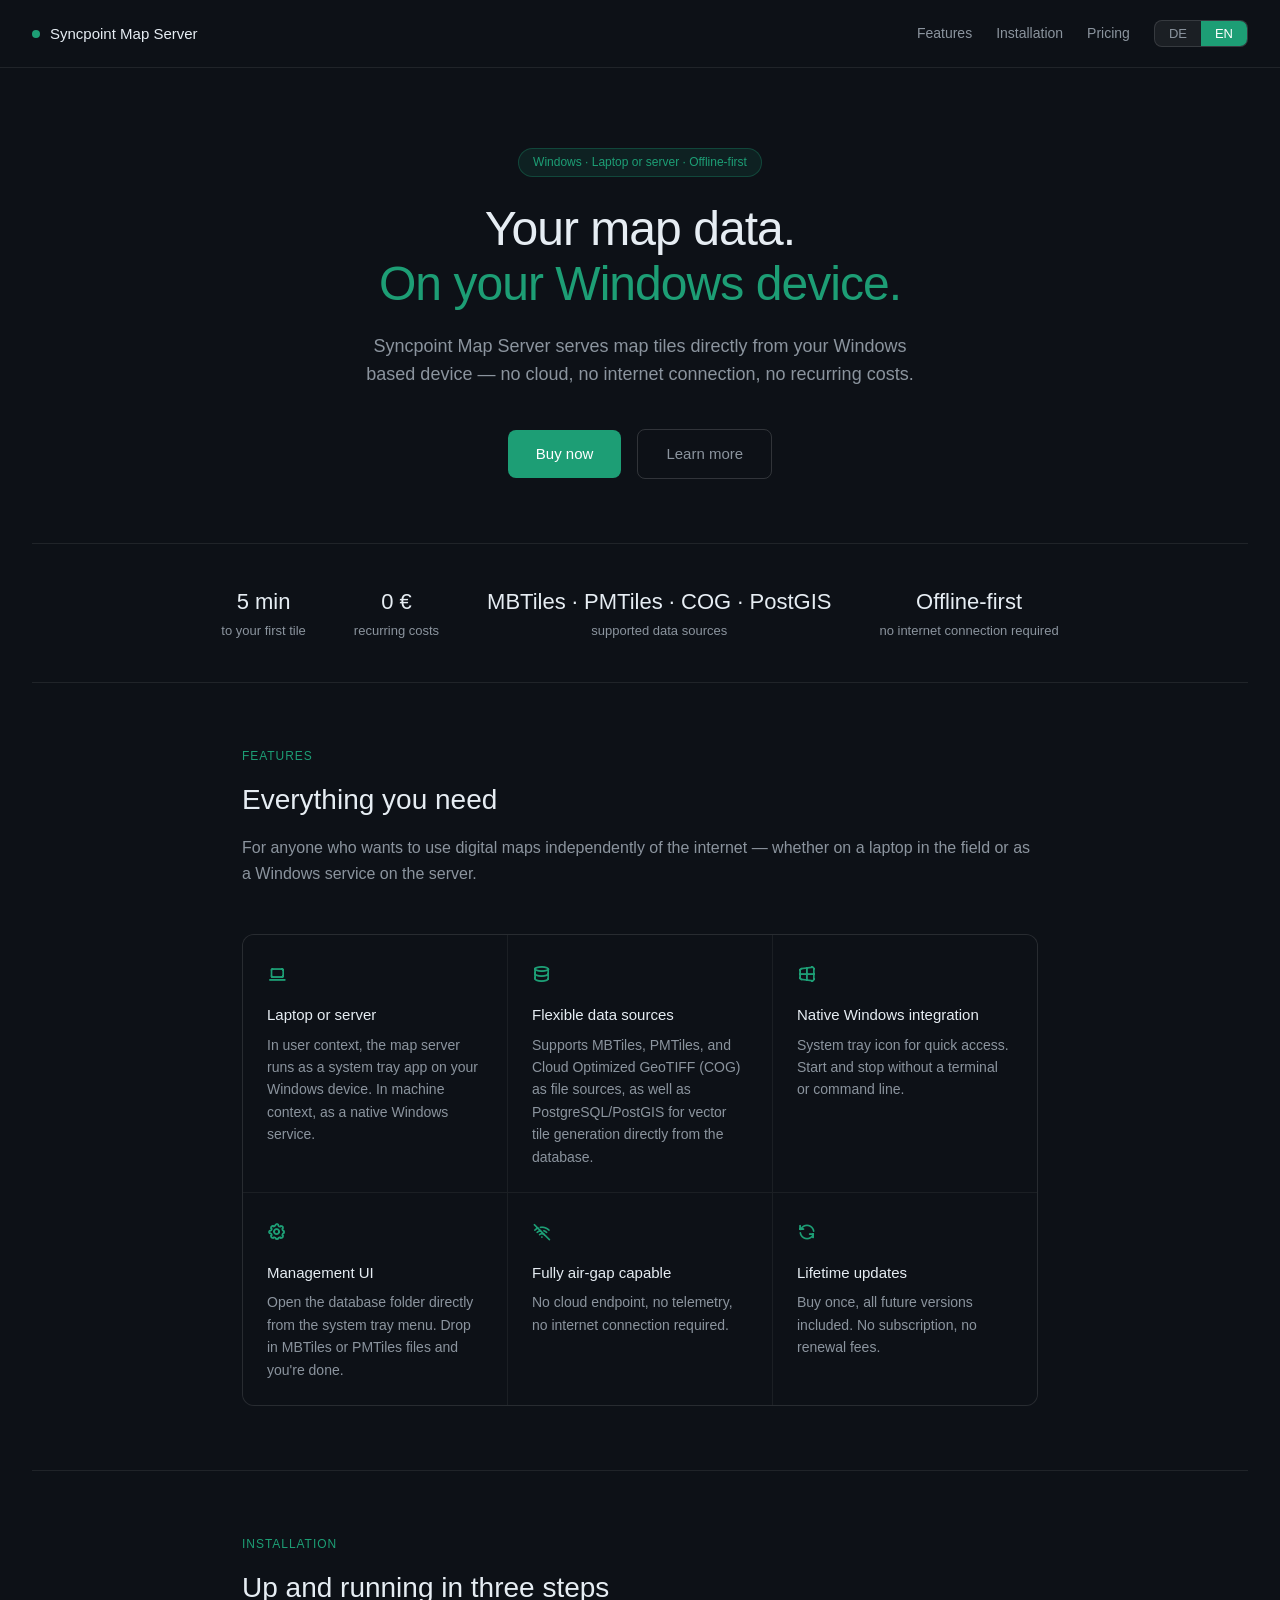
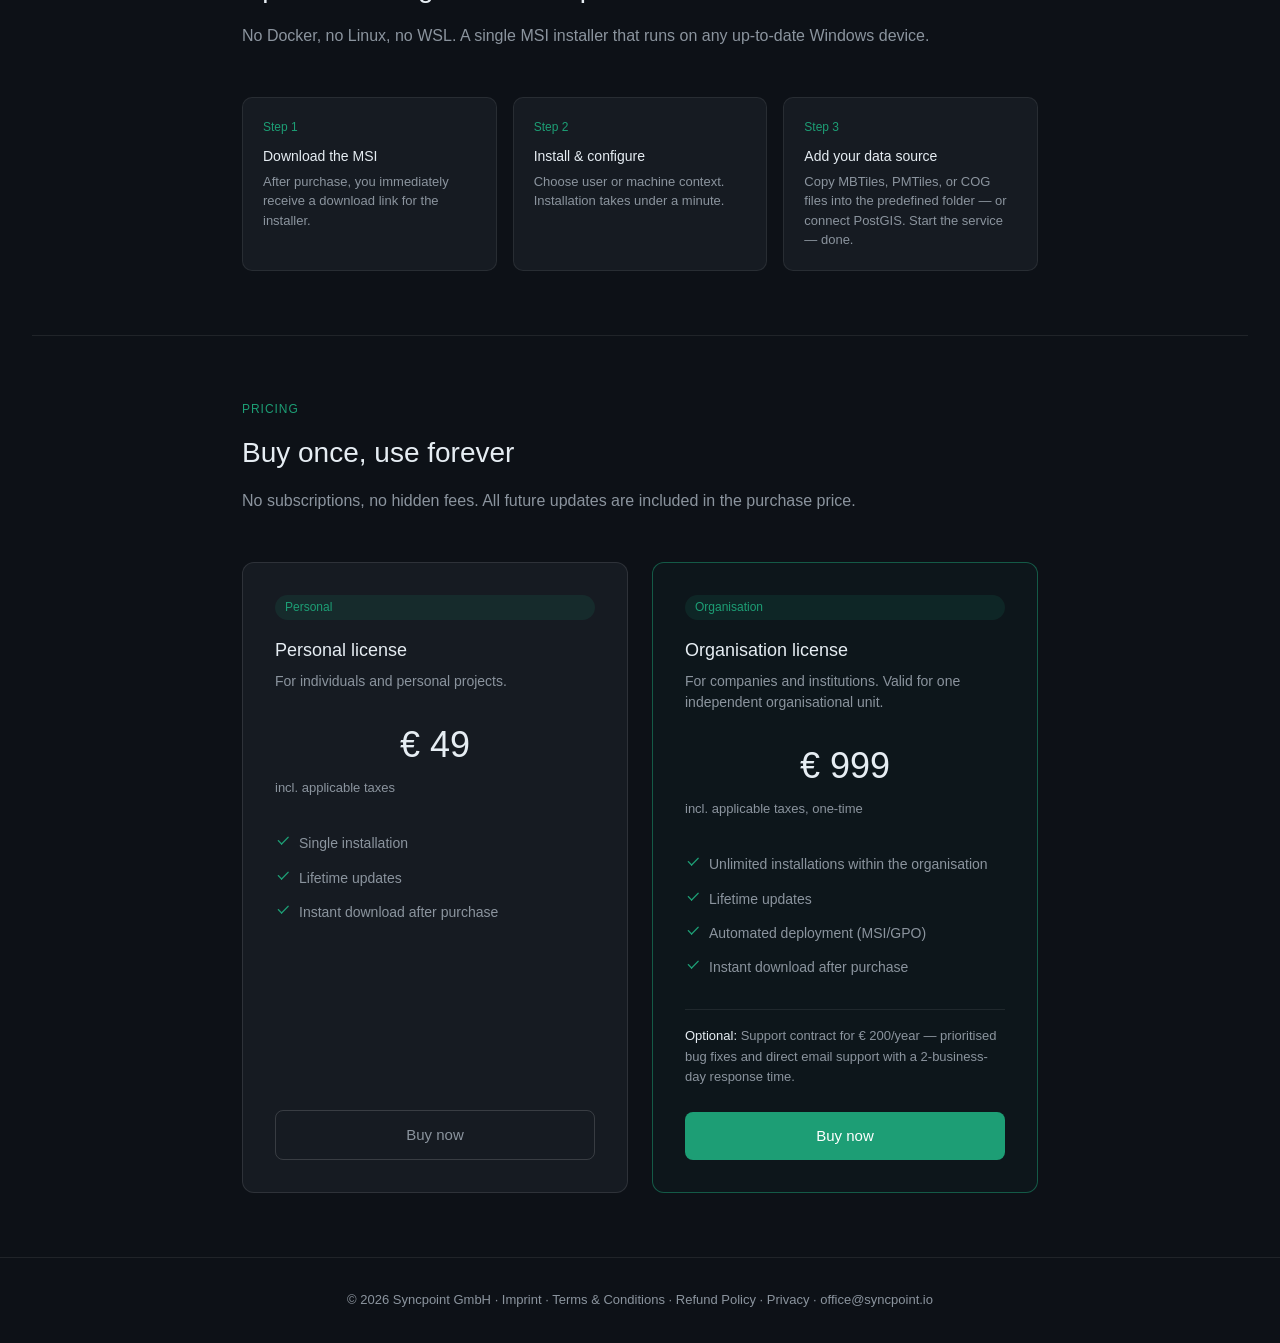
<file: index.html>
<!DOCTYPE html>
<html lang="de">
<head>
  <meta charset="UTF-8">
  <meta name="viewport" content="width=device-width, initial-scale=1.0">
  <meta name="description" content="Syncpoint Map Server — digitale Karten direkt von Deinem Windows Gerät. Ohne Cloud, ohne Internetverbindung, ohne laufende Kosten. Windows-native, MSI-Installer, MBTiles, PMTiles, COG, PostGIS.">
  <title>Syncpoint Map Server</title>
  <link rel="stylesheet" href="styles.css">
  <link rel="stylesheet" href="tabler/tabler-icons.css">
</head>
<body>

<nav>
  <a class="nav-logo" href="#">
    <div class="nav-logo-dot"></div>
    Syncpoint Map Server
  </a>
  <div class="nav-right">
    <div class="nav-links">
      <a href="#features" data-de="Features" data-en="Features">Features</a>
      <a href="#install" data-de="Installation" data-en="Installation">Installation</a>
      <a href="#pricing" data-de="Preise" data-en="Pricing">Preise</a>
    </div>
    <div class="lang-toggle">
      <button class="lang-btn" id="btn-de" onclick="setLang('de')">DE</button>
      <button class="lang-btn" id="btn-en" onclick="setLang('en')">EN</button>
    </div>
  </div>
</nav>

<div class="hero">
  <div class="badge" data-de="Windows · Laptop oder Server · Offline-first" data-en="Windows · Laptop or server · Offline-first"></div>
  <h1 id="hero-title"></h1>
  <p class="hero-sub" data-de="Syncpoint Map Server liefert digitale Karten direkt von Deinem Windows Gerät — ohne Cloud, ohne Internetverbindung, ohne laufende Kosten." data-en="Syncpoint Map Server serves map tiles directly from your Windows based device — no cloud, no internet connection, no recurring costs."></p>
  <div class="cta-group">
    <a href="#pricing" class="btn-primary" data-de="Jetzt kaufen" data-en="Buy now">Jetzt kaufen</a>
    <a href="#features" class="btn-secondary" data-de="Mehr erfahren" data-en="Learn more">Mehr erfahren</a>
  </div>
</div>

<div class="stats">
  <div class="stat">
    <div class="stat-val">5 min</div>
    <div class="stat-lbl" data-de="bis zum ersten Tile" data-en="to your first tile"></div>
  </div>
  <div class="stat">
    <div class="stat-val">0 €</div>
    <div class="stat-lbl" data-de="laufende Kosten" data-en="recurring costs"></div>
  </div>
  <div class="stat">
    <div class="stat-val" data-de="MBTiles · PMTiles · COG · PostGIS" data-en="MBTiles · PMTiles · COG · PostGIS"></div>
    <div class="stat-lbl" data-de="unterstützte Datenquellen" data-en="supported data sources"></div>
  </div>
  <div class="stat">
    <div class="stat-val">Offline-first</div>
    <div class="stat-lbl" data-de="keine Verbindung zum Internet erforderlich" data-en="no internet connection required"></div>
  </div>
</div>

<section id="features">
  <div class="section-label" data-de="Features" data-en="Features"></div>
  <h2 data-de="Alles was Du brauchst" data-en="Everything you need"></h2>
  <p class="section-sub" data-de="Für alle, die digitale Karten unabhängig vom Internet nutzen wollen — ob auf dem Laptop im Gelände oder als Windows-Dienst auf dem Server." data-en="For anyone who wants to use digital maps independently of the internet — whether on a laptop in the field or as a Windows service on the server."></p>
  <div class="features">
    <div class="feature">
      <div class="feature-icon"><i class="ti ti-device-laptop" aria-hidden="true"></i></div>
      <h3 data-de="Laptop oder Server" data-en="Laptop or server"></h3>
      <p data-de="Im Benutzerkontext läuft der Map Server als SysTray-App auf Deinem Windows-Gerät. Im Maschinenkontext als nativer Windows-Dienst." data-en="In user context, the map server runs as a system tray app on your Windows device. In machine context, as a native Windows service."></p>
    </div>
    <div class="feature">
      <div class="feature-icon"><i class="ti ti-database" aria-hidden="true"></i></div>
      <h3 data-de="Flexible Datenquellen" data-en="Flexible data sources"></h3>
      <p data-de="Unterstützt MBTiles, PMTiles und Cloud Optimized GeoTIFF (COG) als Datei-Quellen sowie PostgreSQL/PostGIS für vektorbasierte Tile-Generierung direkt aus der Datenbank." data-en="Supports MBTiles, PMTiles, and Cloud Optimized GeoTIFF (COG) as file sources, as well as PostgreSQL/PostGIS for vector tile generation directly from the database."></p>
    </div>
    <div class="feature">
      <div class="feature-icon"><i class="ti ti-brand-windows" aria-hidden="true"></i></div>
      <h3 data-de="Native Windows-Integration" data-en="Native Windows integration"></h3>
      <p data-de="Systray-Icon für Schnellzugriff. Dienst starten und stoppen ohne Terminal oder Kommandozeile." data-en="System tray icon for quick access. Start and stop without a terminal or command line."></p>
    </div>
    <div class="feature">
      <div class="feature-icon"><i class="ti ti-settings" aria-hidden="true"></i></div>
      <h3 data-de="Management UI" data-en="Management UI"></h3>
      <p data-de="Datenbank-Ordner direkt aus dem Systray-Menü öffnen. MBTiles und PMTiles einfach ablegen — fertig." data-en="Open the database folder directly from the system tray menu. Drop in MBTiles or PMTiles files and you're done."></p>
    </div>
    <div class="feature">
      <div class="feature-icon"><i class="ti ti-wifi-off" aria-hidden="true"></i></div>
      <h3 data-de="Vollständig offline-fähig" data-en="Fully air-gap capable"></h3>
      <p data-de="Kein Cloud-Endpoint, keine Telemetrie, keine Internetverbindung erforderlich." data-en="No cloud endpoint, no telemetry, no internet connection required."></p>
    </div>
    <div class="feature">
      <div class="feature-icon"><i class="ti ti-refresh" aria-hidden="true"></i></div>
      <h3 data-de="Lifetime Updates" data-en="Lifetime updates"></h3>
      <p data-de="Einmalig kaufen, alle zukünftigen Versionen inklusive. Kein Abo, keine Verlängerungsgebühren." data-en="Buy once, all future versions included. No subscription, no renewal fees."></p>
    </div>
  </div>
</section>

<hr class="divider">

<section id="install">
  <div class="section-label" data-de="Installation" data-en="Installation"></div>
  <h2 data-de="In drei Schritten produktiv" data-en="Up and running in three steps"></h2>
  <p class="section-sub" data-de="Kein Docker, kein Linux, kein WSL. Ein MSI-Installer, der auf jedem aktuellen Windows läuft." data-en="No Docker, no Linux, no WSL. A single MSI installer that runs on any up-to-date Windows device."></p>
  <div class="install-grid">
    <div class="install-step">
      <div class="step-num" data-de="Schritt 1" data-en="Step 1"></div>
      <h3 data-de="MSI herunterladen" data-en="Download the MSI"></h3>
      <p data-de="Nach dem Kauf erhältst Du sofort einen Download-Link für den Installer." data-en="After purchase, you immediately receive a download link for the installer."></p>
    </div>
    <div class="install-step">
      <div class="step-num" data-de="Schritt 2" data-en="Step 2"></div>
      <h3 data-de="Installieren &amp; konfigurieren" data-en="Install &amp; configure"></h3>
      <p data-de="Benutzer- oder Maschinenkontext wählen. Installation dauert unter einer Minute." data-en="Choose user or machine context. Installation takes under a minute."></p>
    </div>
    <div class="install-step">
      <div class="step-num" data-de="Schritt 3" data-en="Step 3"></div>
      <h3 data-de="Datenquelle ablegen" data-en="Add your data source"></h3>
      <p data-de="MBTiles, PMTiles oder COG in den vordefinierten Ordner kopieren — oder PostGIS verbinden. Dienst starten — fertig." data-en="Copy MBTiles, PMTiles, or COG files into the predefined folder — or connect PostGIS. Start the service — done."></p>
    </div>
  </div>
</section>

<hr class="divider">

<section id="pricing">
  <div class="section-label" data-de="Preise" data-en="Pricing"></div>
  <h2 data-de="Einmalig kaufen, dauerhaft nutzen" data-en="Buy once, use forever"></h2>
  <p class="section-sub" data-de="Keine Abonnements, keine versteckten Gebühren. Alle zukünftigen Updates sind im Kaufpreis enthalten." data-en="No subscriptions, no hidden fees. All future updates are included in the purchase price."></p>
  <div class="pricing">
    <div class="price-card">
      <div class="price-tag" data-de="Personal" data-en="Personal"></div>
      <div class="price-name" data-de="Persönliche Lizenz" data-en="Personal license"></div>
      <div class="price-desc" data-de="Für Einzelpersonen und private Projekte." data-en="For individuals and personal projects."></div>
      <div class="price-amount" data-price-for="personal">€ 49</div>
      <div class="price-note" data-de="inkl. anwendbarer Steuern" data-en="incl. applicable taxes"></div>
      <ul class="price-features">
        <li><i class="ti ti-check" aria-hidden="true"></i><span data-de="Eine Installation" data-en="Single installation"></span></li>
        <li><i class="ti ti-check" aria-hidden="true"></i><span data-de="Lifetime Updates" data-en="Lifetime updates"></span></li>
        <li><i class="ti ti-check" aria-hidden="true"></i><span data-de="Sofort-Download nach Kauf" data-en="Instant download after purchase"></span></li>
      </ul>
      <a href="#" class="btn-secondary" data-paddle-checkout="personal" data-de="Jetzt kaufen" data-en="Buy now">Jetzt kaufen</a>
    </div>
    <div class="price-card featured">
      <div class="price-tag" data-de="Organisation" data-en="Organisation"></div>
      <div class="price-name" data-de="Organisationslizenz" data-en="Organisation license"></div>
      <div class="price-desc" data-de="Für Unternehmen und Institutionen. Gilt für eine eigenständige Organisationseinheit." data-en="For companies and institutions. Valid for one independent organisational unit."></div>
      <div class="price-amount" data-price-for="organisation">€ 999</div>
      <div class="price-note" data-de="inkl. anwendbarer Steuern, einmalig" data-en="incl. applicable taxes, one-time"></div>
      <ul class="price-features">
        <li><i class="ti ti-check" aria-hidden="true"></i><span data-de="Unbegrenzte Installationen innerhalb der Organisation" data-en="Unlimited installations within the organisation"></span></li>
        <li><i class="ti ti-check" aria-hidden="true"></i><span data-de="Lifetime Updates" data-en="Lifetime updates"></span></li>
        <li><i class="ti ti-check" aria-hidden="true"></i><span data-de="Automatisiertes Deployment (MSI/GPO)" data-en="Automated deployment (MSI/GPO)"></span></li>
        <li><i class="ti ti-check" aria-hidden="true"></i><span data-de="Sofort-Download nach Kauf" data-en="Instant download after purchase"></span></li>
      </ul>
      <div class="support-hint" data-de="&lt;strong&gt;Optional:&lt;/strong&gt; Support Contract für € 200/Jahr — priorisierte Bugfixes und direkter E-Mail-Support mit Antwort innerhalb von 2 Werktagen." data-en="&lt;strong&gt;Optional:&lt;/strong&gt; Support contract for € 200/year — prioritised bug fixes and direct email support with a 2-business-day response time."></div>
      <a href="#" class="btn-primary" data-paddle-checkout="organisation" data-de="Jetzt kaufen" data-en="Buy now">Jetzt kaufen</a>
    </div>
  </div>
</section>

<footer>
  <p>© 2026 <a href="https://syncpoint.io">Syncpoint GmbH</a> · <a href="imprint.html" data-de="Impressum" data-en="Imprint">Impressum</a> · <a href="terms.html" data-de="Lizenzbedingungen" data-en="Terms &amp; Conditions">Lizenzbedingungen</a> · <a href="refund.html" data-de="Erstattungsrichtlinie" data-en="Refund Policy">Erstattungsrichtlinie</a> · <a href="privacy.html" data-de="Datenschutz" data-en="Privacy">Datenschutz</a> · <a href="mailto:office@syncpoint.io">office@syncpoint.io</a></p>
</footer>

<script>
  const heroTitles = {
    de: 'Deine digitale Karte.<br><span>Auf Deinem Windows Gerät.</span>',
    en: 'Your map data.<br><span>On your Windows device.</span>'
  };

  function setLang(lang) {
    document.documentElement.lang = lang;
    document.getElementById('hero-title').innerHTML = heroTitles[lang];
    document.querySelectorAll('[data-de]').forEach(el => {
      const t = el.getAttribute('data-' + lang);
      if (!t || el.id === 'hero-title') return;
      if (el.classList.contains('support-hint')) {
        el.innerHTML = t.replace(/&lt;/g, '<').replace(/&gt;/g, '>');
      } else {
        el.textContent = t;
      }
    });
    document.getElementById('btn-de').classList.toggle('active', lang === 'de');
    document.getElementById('btn-en').classList.toggle('active', lang === 'en');
    localStorage.setItem('lang', lang);
  }

  const saved = localStorage.getItem('lang');
  const browserLang = (navigator.language || 'en').toLowerCase().startsWith('de') ? 'de' : 'en';
  setLang(saved || browserLang);
</script>

<!-- Paddle Billing: dynamische, lokalisierte Preise + Checkout -->
<script src="https://cdn.paddle.com/paddle/v2/paddle.js"></script>
<script>
  // === Konfiguration — hier Deine echten Werte aus dem Paddle-Dashboard eintragen ===
  const PADDLE_CONFIG = {
    // 'sandbox' zum Testen, 'production' für den Live-Betrieb
    environment: 'production',
    // Client-side Token (Paddle > Developer Tools > Authentication), beginnt mit test_ oder live_
    token: 'live_34d2d6ff7ea531b18e6ec6dd7f9',
    // Price-IDs der beiden Lizenzen (Paddle > Catalog > Products > Prices), beginnen mit pri_
    prices: {
      personal: 'pri_01kvapxk5m5wntf5a2hgc32ec0',
      organisation: 'pri_01kvaqe5r4p2g7km9jmvzcs8y0'
    },
    // Welcher Betrag angezeigt wird: 'total' = inkl. Steuern, 'subtotal' = netto (z. B. für B2B)
    priceField: 'total'
  };

  // Liste der angezeigten Tiers: data-Attribut -> Price-ID
  const PADDLE_TIERS = [
    { key: 'personal',     priceId: PADDLE_CONFIG.prices.personal },
    { key: 'organisation', priceId: PADDLE_CONFIG.prices.organisation }
  ];

  function tokenValid() {
    return /^(test|live)_/.test(PADDLE_CONFIG.token);
  }

  // Nur Tiers mit echter Price-ID werden dynamisch; der Rest behält den statischen Preis.
  function validTiers() {
    return PADDLE_TIERS.filter(t => /^pri_/.test(t.priceId));
  }

  function initPaddle() {
    // Ohne gültigen Token oder ganz ohne konfigurierte Price-ID: statische Preise stehen lassen.
    if (typeof Paddle === 'undefined' || !tokenValid() || validTiers().length === 0) return;

    if (PADDLE_CONFIG.environment === 'sandbox') {
      Paddle.Environment.set('sandbox');
    }
    Paddle.Initialize({ token: PADDLE_CONFIG.token });

    loadPaddlePrices();
    wirePaddleCheckout();
  }

  // Lokalisierte Preise laden (Währung/Steuer nach Standort des Besuchers, IP-basiert)
  function loadPaddlePrices() {
    const tiers = validTiers();
    const items = tiers.map(t => ({ priceId: t.priceId, quantity: 1 }));
    Paddle.PricePreview({ items })
      .then(result => {
        const currency = result.data.currencyCode;
        result.data.details.lineItems.forEach(li => {
          const tier = tiers.find(t => t.priceId === li.price.id);
          if (!tier) return;
          const amount = formatPrice(li, currency);
          document.querySelectorAll('[data-price-for="' + tier.key + '"]')
            .forEach(el => { el.textContent = amount; });
        });
      })
      .catch(err => console.error('Paddle PricePreview fehlgeschlagen:', err));
  }

  // Preis lokalisiert formatieren, aber ohne Nachkommastellen bei ganzzahligen Beträgen.
  // Rechnet aus dem Rohwert (kleinste Währungseinheit) statt am vorformatierten String zu schneiden.
  function formatPrice(li, currency) {
    const field = PADDLE_CONFIG.priceField === 'subtotal' ? 'subtotal' : 'total';
    const locale = navigator.language || 'en';
    let digits = 2;
    try {
      digits = new Intl.NumberFormat(locale, { style: 'currency', currency })
        .resolvedOptions().maximumFractionDigits;
    } catch (e) { /* unbekannte Währung -> Default 2 */ }

    const major = Number(li.totals[field]) / Math.pow(10, digits);
    try {
      return new Intl.NumberFormat(locale, {
        style: 'currency',
        currency: currency,
        // Ganzzahlig -> keine Nachkommastellen; krummer Betrag (z. B. durch Steuer) -> beibehalten
        minimumFractionDigits: Number.isInteger(major) ? 0 : digits,
        maximumFractionDigits: digits
      }).format(major);
    } catch (e) {
      // Fallback: Paddles vorformatierten String nehmen und nur reine Null-Nachkommastellen entfernen
      return li.formattedTotals[field].replace(/([.,])0+(?=\D*$)/, '');
    }
  }

  // Kauf-Buttons mit dem Paddle-Checkout (Overlay) verbinden — nur für konfigurierte Tiers
  function wirePaddleCheckout() {
    const tiers = validTiers();
    document.querySelectorAll('[data-paddle-checkout]').forEach(btn => {
      const tier = tiers.find(t => t.key === btn.getAttribute('data-paddle-checkout'));
      if (!tier) return;
      btn.addEventListener('click', e => {
        e.preventDefault();
        Paddle.Checkout.open({ items: [{ priceId: tier.priceId, quantity: 1 }] });
      });
    });
  }

  if (document.readyState === 'loading') {
    document.addEventListener('DOMContentLoaded', initPaddle);
  } else {
    initPaddle();
  }
</script>

</body>
</html>
</file>
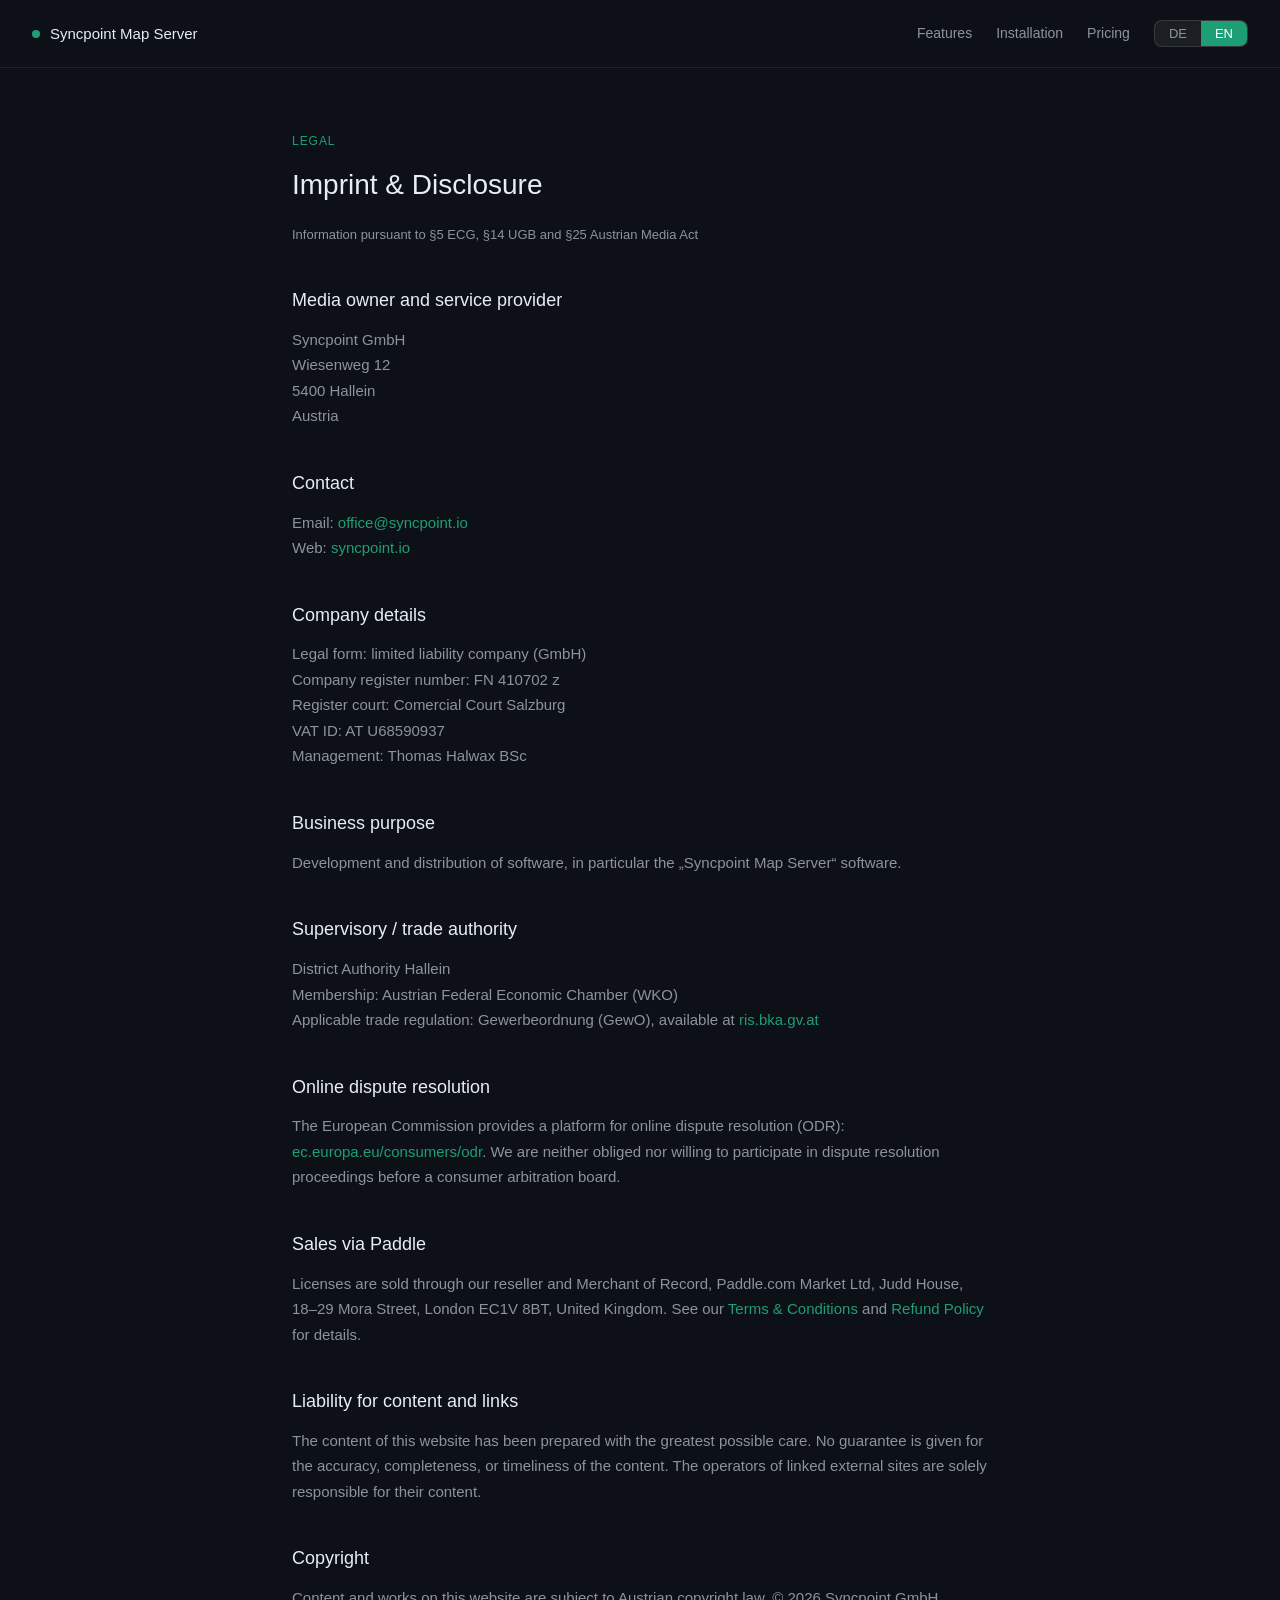
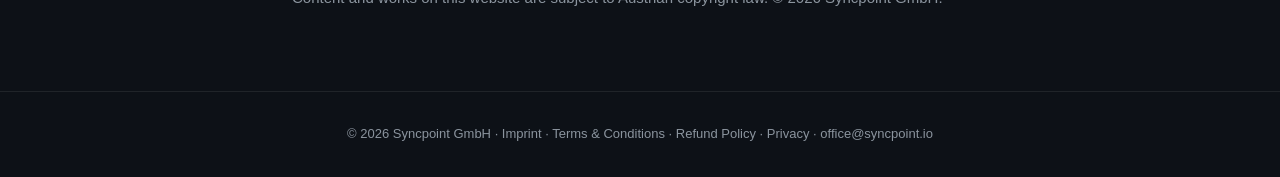
<file: imprint.html>
<!DOCTYPE html>
<html lang="de">
<head>
  <meta charset="UTF-8">
  <meta name="viewport" content="width=device-width, initial-scale=1.0">
  <meta name="robots" content="index, follow">
  <meta name="description" content="Impressum und Offenlegung der Syncpoint GmbH gemäß §5 ECG und §25 MedienG.">
  <title data-de="Impressum — Syncpoint Map Server" data-en="Imprint — Syncpoint Map Server">Impressum — Syncpoint Map Server</title>
  <link rel="stylesheet" href="styles.css">
</head>
<body>

<nav>
  <a class="nav-logo" href="index.html">
    <div class="nav-logo-dot"></div>
    Syncpoint Map Server
  </a>
  <div class="nav-right">
    <div class="nav-links">
      <a href="index.html#features" data-de="Features" data-en="Features">Features</a>
      <a href="index.html#install" data-de="Installation" data-en="Installation">Installation</a>
      <a href="index.html#pricing" data-de="Preise" data-en="Pricing">Preise</a>
    </div>
    <div class="lang-toggle">
      <button class="lang-btn" id="btn-de" onclick="setLang('de')">DE</button>
      <button class="lang-btn" id="btn-en" onclick="setLang('en')">EN</button>
    </div>
  </div>
</nav>

<section class="legal">
  <div class="section-label" data-de="Rechtliches" data-en="Legal"></div>
  <h2 data-de="Impressum &amp; Offenlegung" data-en="Imprint &amp; Disclosure"></h2>
  <p class="legal-updated" data-de="Angaben gemäß §5 ECG, §14 UGB und §25 MedienG" data-en="Information pursuant to §5 ECG, §14 UGB and §25 Austrian Media Act"></p>

  <h3 data-de="Medieninhaber und Diensteanbieter" data-en="Media owner and service provider"></h3>
  <p data-de="Syncpoint GmbH<br>Wiesenweg 12<br>5400 Hallein<br>Österreich" data-en="Syncpoint GmbH<br>Wiesenweg 12<br>5400 Hallein<br>Austria"></p>

  <h3 data-de="Kontakt" data-en="Contact"></h3>
  <p data-de="E-Mail: <a href='mailto:office@syncpoint.io'>office@syncpoint.io</a><br>Web: <a href='https://syncpoint.io'>syncpoint.io</a>" data-en="Email: <a href='mailto:office@syncpoint.io'>office@syncpoint.io</a><br>Web: <a href='https://syncpoint.io'>syncpoint.io</a>"></p>

  <h3 data-de="Unternehmensdaten" data-en="Company details"></h3>
  <p data-de="Rechtsform: Gesellschaft mit beschränkter Haftung (GmbH)<br>Firmenbuchnummer: FN 410702 z<br>Firmenbuchgericht: Landesgericht Salzburg<br>UID: AT U68590937</span><br>Geschäftsführung: Thomas Halwax BSc" data-en="Legal form: limited liability company (GmbH)<br>Company register number: FN 410702 z<br>Register court: Comercial Court Salzburg</span><br>VAT ID: AT U68590937<br>Management: Thomas Halwax BSc"></p>

  <h3 data-de="Unternehmensgegenstand" data-en="Business purpose"></h3>
  <p data-de="Entwicklung und Vertrieb von Software, insbesondere der Software &bdquo;Syncpoint Map Server&ldquo;." data-en="Development and distribution of software, in particular the &bdquo;Syncpoint Map Server&ldquo; software."></p>

  <h3 data-de="Aufsichts- bzw. Gewerbebehörde" data-en="Supervisory / trade authority"></h3>
  <p data-de="Bezirkshauptmannschaft Hallein<br>Mitgliedschaft: Wirtschaftskammer Österreich (WKO)<br>Anwendbare Rechtsvorschrift: Gewerbeordnung (GewO), abrufbar unter <a href='https://www.ris.bka.gv.at' target='_blank' rel='noopener'>ris.bka.gv.at</a>" data-en="District Authority Hallein</span><br>Membership: Austrian Federal Economic Chamber (WKO)</span><br>Applicable trade regulation: Gewerbeordnung (GewO), available at <a href='https://www.ris.bka.gv.at' target='_blank' rel='noopener'>ris.bka.gv.at</a>"></p>

  <h3 data-de="Online-Streitbeilegung" data-en="Online dispute resolution"></h3>
  <p data-de="Die Europäische Kommission stellt eine Plattform zur Online-Streitbeilegung (OS) bereit: <a href='https://ec.europa.eu/consumers/odr' target='_blank' rel='noopener'>ec.europa.eu/consumers/odr</a>. Wir sind nicht verpflichtet und nicht bereit, an einem Streitbeilegungsverfahren vor einer Verbraucherschlichtungsstelle teilzunehmen." data-en="The European Commission provides a platform for online dispute resolution (ODR): <a href='https://ec.europa.eu/consumers/odr' target='_blank' rel='noopener'>ec.europa.eu/consumers/odr</a>. We are neither obliged nor willing to participate in dispute resolution proceedings before a consumer arbitration board."></p>

  <h3 data-de="Verkauf über Paddle" data-en="Sales via Paddle"></h3>
  <p data-de="Der Verkauf der Lizenzen erfolgt über unseren Reseller und Merchant of Record, die Paddle.com Market Ltd, Judd House, 18–29 Mora Street, London EC1V 8BT, Vereinigtes Königreich. Details findest Du in den <a href='terms.html'>Lizenzbedingungen</a> und der <a href='refund.html'>Erstattungsrichtlinie</a>." data-en="Licenses are sold through our reseller and Merchant of Record, Paddle.com Market Ltd, Judd House, 18–29 Mora Street, London EC1V 8BT, United Kingdom. See our <a href='terms.html'>Terms &amp; Conditions</a> and <a href='refund.html'>Refund Policy</a> for details."></p>

  <h3 data-de="Haftung für Inhalte und Links" data-en="Liability for content and links"></h3>
  <p data-de="Die Inhalte dieser Website wurden mit größtmöglicher Sorgfalt erstellt. Für die Richtigkeit, Vollständigkeit und Aktualität der Inhalte wird keine Gewähr übernommen. Für Inhalte externer Links sind ausschließlich deren Betreiber verantwortlich." data-en="The content of this website has been prepared with the greatest possible care. No guarantee is given for the accuracy, completeness, or timeliness of the content. The operators of linked external sites are solely responsible for their content."></p>

  <h3 data-de="Urheberrecht" data-en="Copyright"></h3>
  <p data-de="Inhalte und Werke auf dieser Website unterliegen dem österreichischen Urheberrecht. © 2026 Syncpoint GmbH." data-en="Content and works on this website are subject to Austrian copyright law. © 2026 Syncpoint GmbH."></p>
</section>

<footer>
  <p>© 2026 <a href="https://syncpoint.io">Syncpoint GmbH</a> · <a href="imprint.html" data-de="Impressum" data-en="Imprint">Impressum</a> · <a href="terms.html" data-de="Lizenzbedingungen" data-en="Terms &amp; Conditions">Lizenzbedingungen</a> · <a href="refund.html" data-de="Erstattungsrichtlinie" data-en="Refund Policy">Erstattungsrichtlinie</a> · <a href="privacy.html" data-de="Datenschutz" data-en="Privacy">Datenschutz</a> · <a href="mailto:office@syncpoint.io">office@syncpoint.io</a></p>
</footer>

<script>
  function setLang(lang) {
    document.documentElement.lang = lang;
    document.querySelectorAll('[data-de]').forEach(el => {
      const t = el.getAttribute('data-' + lang);
      if (t == null) return;
      if (/[<&]/.test(t)) {
        el.innerHTML = t;
      } else {
        el.textContent = t;
      }
    });
    document.getElementById('btn-de').classList.toggle('active', lang === 'de');
    document.getElementById('btn-en').classList.toggle('active', lang === 'en');
    localStorage.setItem('lang', lang);
  }

  const saved = localStorage.getItem('lang');
  const browserLang = (navigator.language || 'en').toLowerCase().startsWith('de') ? 'de' : 'en';
  setLang(saved || browserLang);
</script>

</body>
</html>
</file>
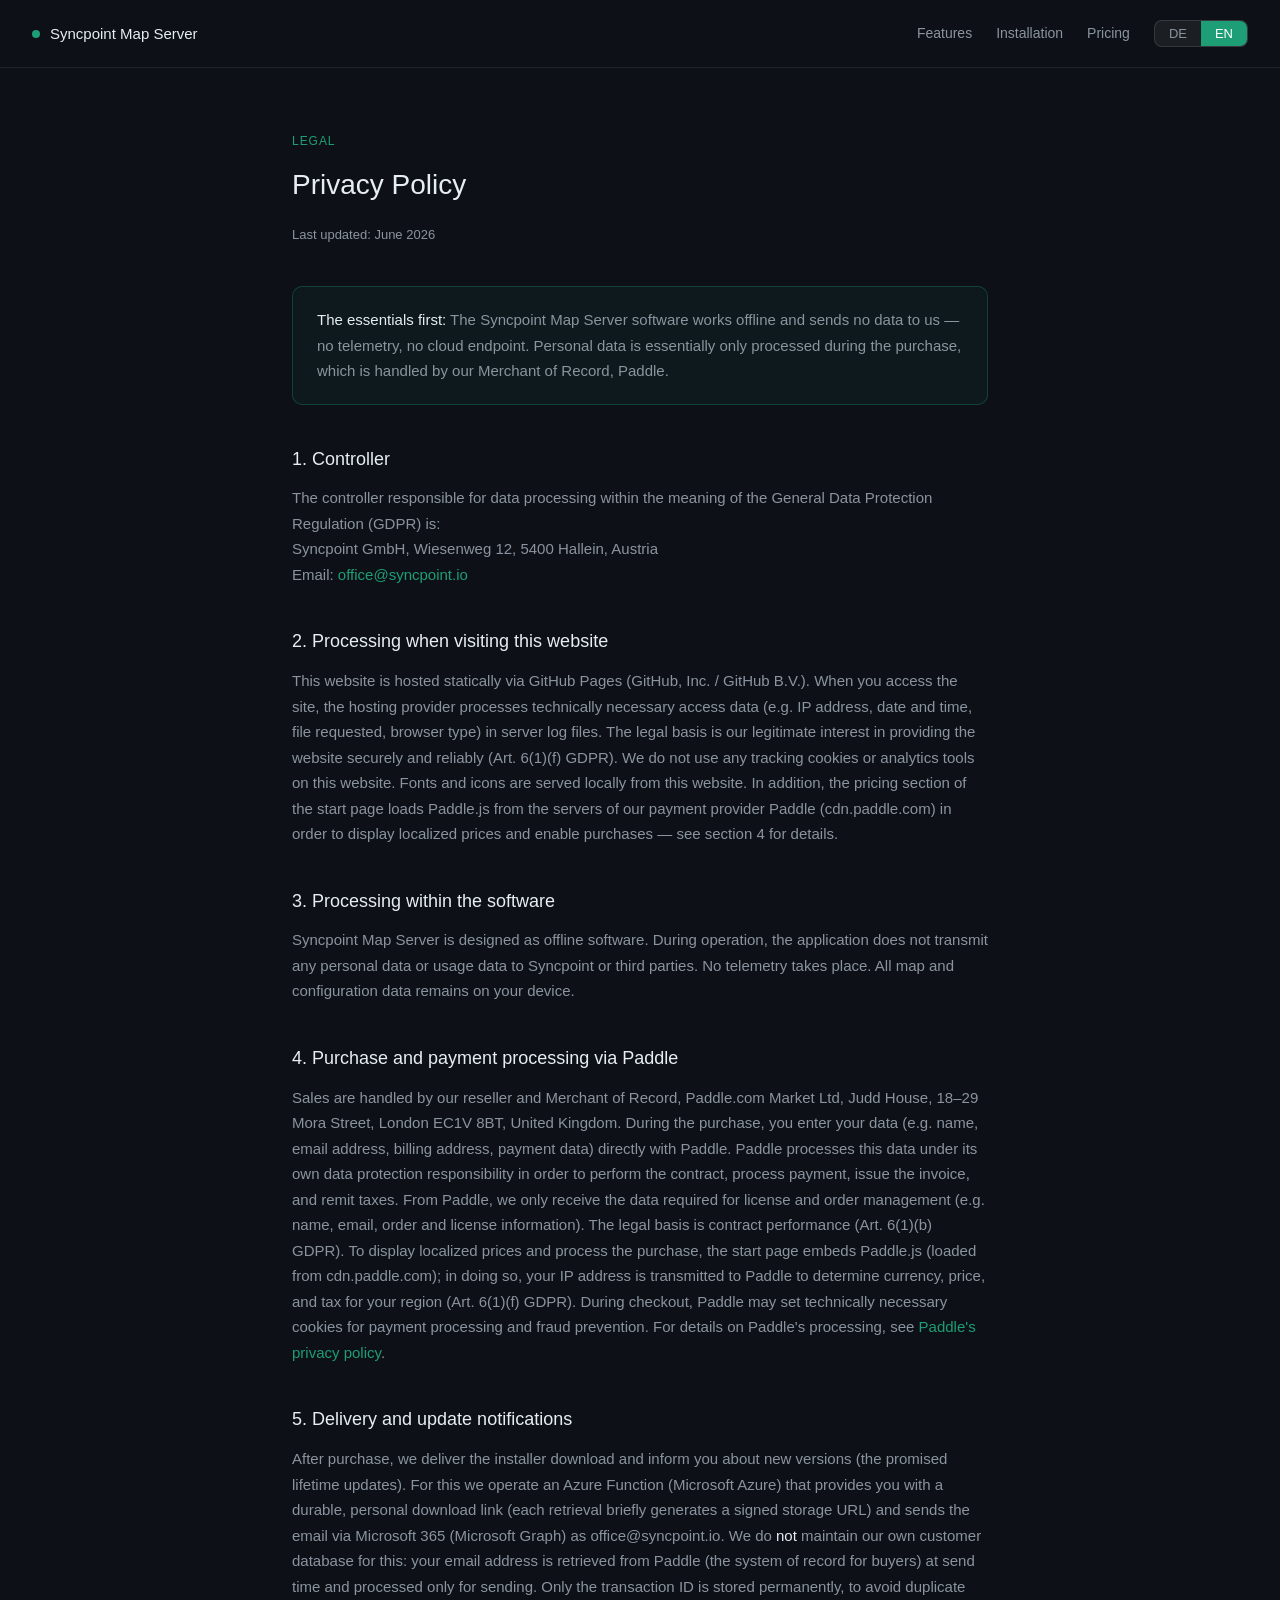
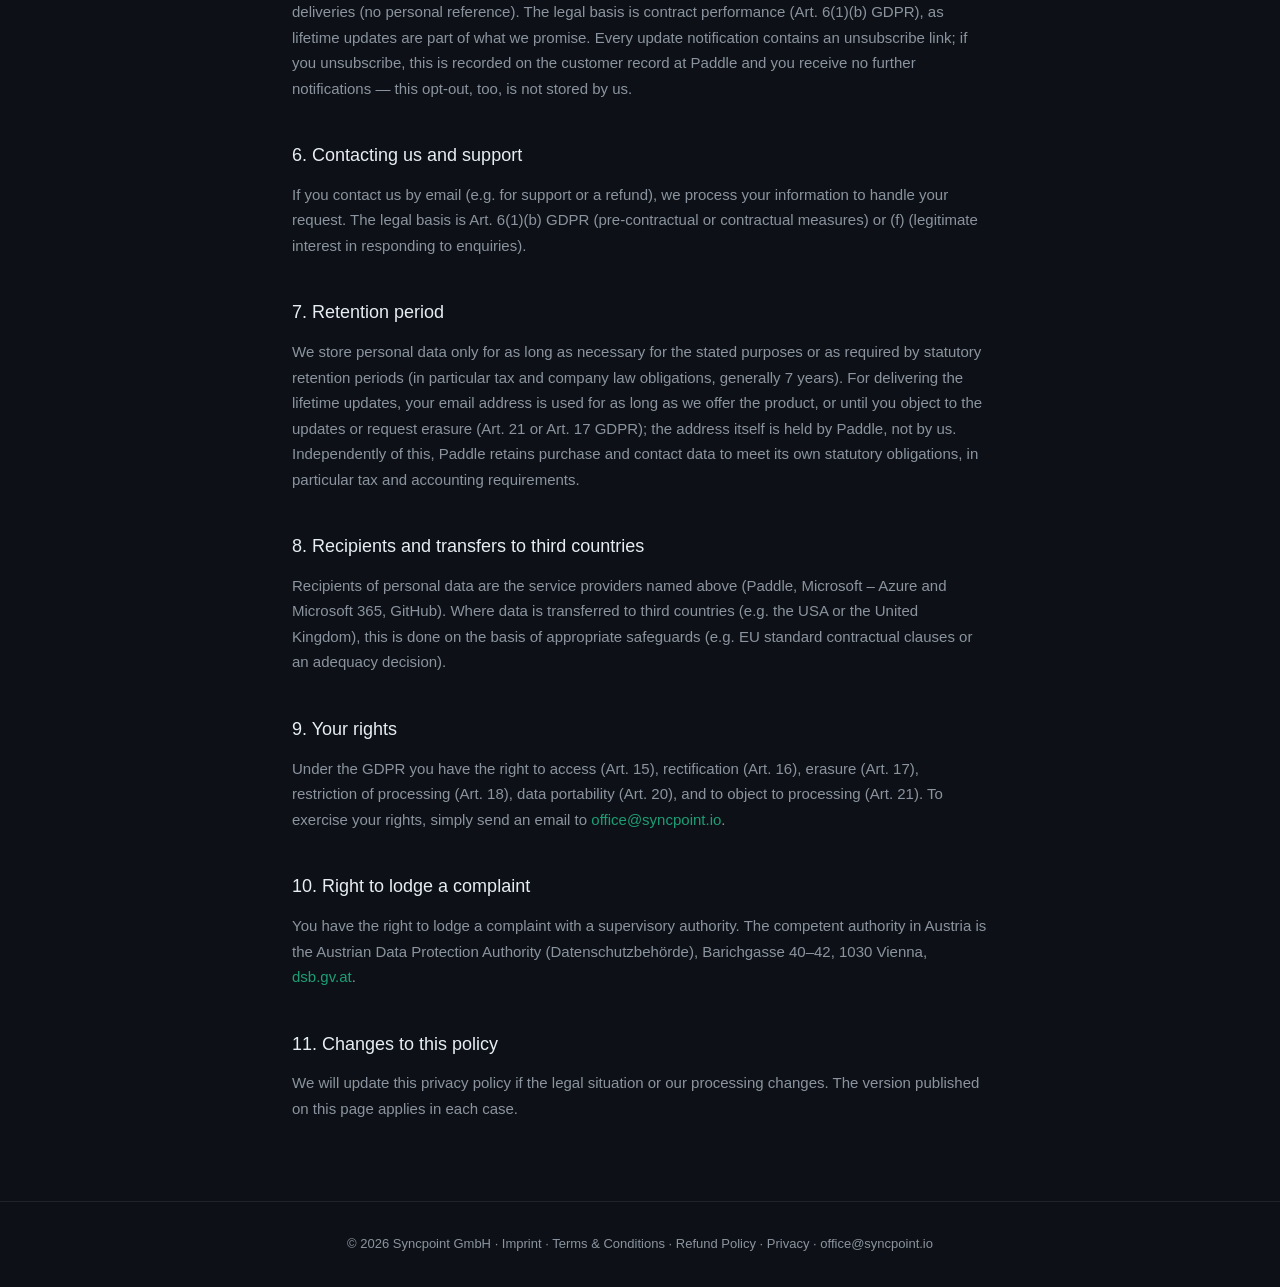
<file: privacy.html>
<!DOCTYPE html>
<html lang="de">
<head>
  <meta charset="UTF-8">
  <meta name="viewport" content="width=device-width, initial-scale=1.0">
  <meta name="robots" content="index, follow">
  <meta name="description" content="Datenschutzerklärung der Syncpoint GmbH für Syncpoint Map Server gemäß DSGVO.">
  <title data-de="Datenschutzerklärung — Syncpoint Map Server" data-en="Privacy Policy — Syncpoint Map Server">Datenschutzerklärung — Syncpoint Map Server</title>
  <link rel="stylesheet" href="styles.css">
</head>
<body>

<nav>
  <a class="nav-logo" href="index.html">
    <div class="nav-logo-dot"></div>
    Syncpoint Map Server
  </a>
  <div class="nav-right">
    <div class="nav-links">
      <a href="index.html#features" data-de="Features" data-en="Features">Features</a>
      <a href="index.html#install" data-de="Installation" data-en="Installation">Installation</a>
      <a href="index.html#pricing" data-de="Preise" data-en="Pricing">Preise</a>
    </div>
    <div class="lang-toggle">
      <button class="lang-btn" id="btn-de" onclick="setLang('de')">DE</button>
      <button class="lang-btn" id="btn-en" onclick="setLang('en')">EN</button>
    </div>
  </div>
</nav>

<section class="legal">
  <div class="section-label" data-de="Rechtliches" data-en="Legal"></div>
  <h2 data-de="Datenschutzerklärung" data-en="Privacy Policy"></h2>
  <p class="legal-updated" data-de="Stand: Juni 2026" data-en="Last updated: June 2026"></p>

  <div class="callout">
    <p data-de="<strong>Das Wichtigste vorab:</strong> Die Software Syncpoint Map Server arbeitet offline und sendet keine Daten an uns — keine Telemetrie, kein Cloud-Endpoint. Personenbezogene Daten fallen im Wesentlichen nur beim Kauf an, der über unseren Merchant of Record Paddle abgewickelt wird." data-en="<strong>The essentials first:</strong> The Syncpoint Map Server software works offline and sends no data to us — no telemetry, no cloud endpoint. Personal data is essentially only processed during the purchase, which is handled by our Merchant of Record, Paddle."></p>
  </div>

  <h3 data-de="1. Verantwortlicher" data-en="1. Controller"></h3>
  <p data-de="Verantwortlich für die Datenverarbeitung im Sinne der Datenschutz-Grundverordnung (DSGVO) ist:<br>Syncpoint GmbH, Wiesenweg 12, 5400 Hallein, Österreich<br>E-Mail: <a href='mailto:office@syncpoint.io'>office@syncpoint.io</a>" data-en="The controller responsible for data processing within the meaning of the General Data Protection Regulation (GDPR) is:<br>Syncpoint GmbH, Wiesenweg 12, 5400 Hallein, Austria<br>Email: <a href='mailto:office@syncpoint.io'>office@syncpoint.io</a>"></p>

  <h3 data-de="2. Verarbeitung beim Besuch dieser Website" data-en="2. Processing when visiting this website"></h3>
  <p data-de="Diese Website wird statisch über GitHub Pages (GitHub, Inc., bzw. GitHub B.V.) gehostet. Beim Aufruf der Seite verarbeitet der Hosting-Anbieter technisch notwendige Zugriffsdaten (z. B. IP-Adresse, Datum und Uhrzeit, abgerufene Datei, Browsertyp) in Server-Logfiles. Rechtsgrundlage ist unser berechtigtes Interesse an einer sicheren und stabilen Bereitstellung der Website (Art. 6 Abs. 1 lit. f DSGVO). Wir setzen auf dieser Website keine Tracking-Cookies und keine Analyse-Tools ein. Schriftarten und Icons werden lokal von dieser Website ausgeliefert. Im Preisbereich der Startseite wird zusätzlich Paddle.js von den Servern unseres Zahlungsdienstleisters Paddle (cdn.paddle.com) geladen, um lokalisierte Preise anzuzeigen und den Kauf zu ermöglichen — Einzelheiten dazu in Abschnitt 4." data-en="This website is hosted statically via GitHub Pages (GitHub, Inc. / GitHub B.V.). When you access the site, the hosting provider processes technically necessary access data (e.g. IP address, date and time, file requested, browser type) in server log files. The legal basis is our legitimate interest in providing the website securely and reliably (Art. 6(1)(f) GDPR). We do not use any tracking cookies or analytics tools on this website. Fonts and icons are served locally from this website. In addition, the pricing section of the start page loads Paddle.js from the servers of our payment provider Paddle (cdn.paddle.com) in order to display localized prices and enable purchases — see section 4 for details."></p>

  <h3 data-de="3. Verarbeitung in der Software" data-en="3. Processing within the software"></h3>
  <p data-de="Syncpoint Map Server ist als Offline-Software konzipiert. Die Anwendung überträgt im Betrieb keine personenbezogenen Daten oder Nutzungsdaten an Syncpoint oder Dritte. Es findet keine Telemetrie statt. Alle Karten- und Konfigurationsdaten verbleiben auf Deinem Gerät." data-en="Syncpoint Map Server is designed as offline software. During operation, the application does not transmit any personal data or usage data to Syncpoint or third parties. No telemetry takes place. All map and configuration data remains on your device."></p>

  <h3 data-de="4. Kauf und Zahlungsabwicklung über Paddle" data-en="4. Purchase and payment processing via Paddle"></h3>
  <p data-de="Der Verkauf erfolgt über unseren Reseller und Merchant of Record, die Paddle.com Market Ltd, Judd House, 18–29 Mora Street, London EC1V 8BT, Vereinigtes Königreich. Beim Kauf gibst Du Deine Daten (z. B. Name, E-Mail-Adresse, Rechnungsanschrift, Zahlungsdaten) direkt bei Paddle ein. Paddle verarbeitet diese Daten in eigener datenschutzrechtlicher Verantwortung, um den Kaufvertrag abzuwickeln, die Zahlung durchzuführen, die Rechnung zu erstellen und Steuern abzuführen. Wir erhalten von Paddle nur die zur Lizenz- und Auftragsverwaltung erforderlichen Daten (z. B. Name, E-Mail, Bestell- und Lizenzinformationen). Rechtsgrundlage ist die Vertragserfüllung (Art. 6 Abs. 1 lit. b DSGVO). Zur Anzeige lokalisierter Preise und zur Abwicklung des Kaufs binden wir auf der Startseite Paddle.js ein (geladen von cdn.paddle.com); dabei wird Deine IP-Adresse an Paddle übermittelt, um Währung, Preis und Steuer für Deine Region zu bestimmen (Art. 6 Abs. 1 lit. f DSGVO). Während des Checkouts kann Paddle technisch notwendige Cookies zur Zahlungsabwicklung und Betrugsprävention setzen. Einzelheiten zur Verarbeitung durch Paddle findest Du in der <a href='https://www.paddle.com/legal/privacy' target='_blank' rel='noopener'>Datenschutzerklärung von Paddle</a>." data-en="Sales are handled by our reseller and Merchant of Record, Paddle.com Market Ltd, Judd House, 18–29 Mora Street, London EC1V 8BT, United Kingdom. During the purchase, you enter your data (e.g. name, email address, billing address, payment data) directly with Paddle. Paddle processes this data under its own data protection responsibility in order to perform the contract, process payment, issue the invoice, and remit taxes. From Paddle, we only receive the data required for license and order management (e.g. name, email, order and license information). The legal basis is contract performance (Art. 6(1)(b) GDPR). To display localized prices and process the purchase, the start page embeds Paddle.js (loaded from cdn.paddle.com); in doing so, your IP address is transmitted to Paddle to determine currency, price, and tax for your region (Art. 6(1)(f) GDPR). During checkout, Paddle may set technically necessary cookies for payment processing and fraud prevention. For details on Paddle's processing, see <a href='https://www.paddle.com/legal/privacy' target='_blank' rel='noopener'>Paddle's privacy policy</a>."></p>

  <h3 data-de="5. Auslieferung und Update-Benachrichtigungen" data-en="5. Delivery and update notifications"></h3>
  <p data-de="Nach dem Kauf liefern wir den Download des Installers aus und informieren Dich über neue Versionen (zugesagte Lifetime Updates). Dazu betreiben wir eine Azure Function (Microsoft Azure), die Dir einen dauerhaften, persönlichen Download-Link bereitstellt (beim Abruf wird jeweils kurzzeitig eine signierte Storage-URL erzeugt) und die E-Mail über Microsoft 365 (Microsoft Graph) als office@syncpoint.io versendet. Wir führen dafür <strong>keine eigene Käuferdatenbank</strong>: Deine E-Mail-Adresse wird zum Versand jeweils aktuell von Paddle (System of Record für Käufer) abgerufen und nur für den Versand verarbeitet. Dauerhaft gespeichert wird lediglich die Transaktions-ID, um doppelte Zustellungen zu vermeiden (ohne Personenbezug). Rechtsgrundlage ist die Vertragserfüllung (Art. 6 Abs. 1 lit. b DSGVO), da Lifetime Updates Teil des Leistungsversprechens sind. Jede Update-Benachrichtigung enthält einen Abmeldelink; meldest Du Dich ab, wird dies bei Paddle am Kundendatensatz vermerkt und Du erhältst keine weiteren Benachrichtigungen — auch dieser Opt-out wird nicht bei uns gespeichert." data-en="After purchase, we deliver the installer download and inform you about new versions (the promised lifetime updates). For this we operate an Azure Function (Microsoft Azure) that provides you with a durable, personal download link (each retrieval briefly generates a signed storage URL) and sends the email via Microsoft 365 (Microsoft Graph) as office@syncpoint.io. We do <strong>not</strong> maintain our own customer database for this: your email address is retrieved from Paddle (the system of record for buyers) at send time and processed only for sending. Only the transaction ID is stored permanently, to avoid duplicate deliveries (no personal reference). The legal basis is contract performance (Art. 6(1)(b) GDPR), as lifetime updates are part of what we promise. Every update notification contains an unsubscribe link; if you unsubscribe, this is recorded on the customer record at Paddle and you receive no further notifications — this opt-out, too, is not stored by us."></p>

  <h3 data-de="6. Kontaktaufnahme und Support" data-en="6. Contacting us and support"></h3>
  <p data-de="Wenn Du uns per E-Mail kontaktierst (z. B. wegen Support oder einer Erstattung), verarbeiten wir Deine Angaben zur Bearbeitung Deiner Anfrage. Rechtsgrundlage ist Art. 6 Abs. 1 lit. b DSGVO (vorvertragliche bzw. vertragliche Maßnahmen) bzw. lit. f (berechtigtes Interesse an der Beantwortung von Anfragen)." data-en="If you contact us by email (e.g. for support or a refund), we process your information to handle your request. The legal basis is Art. 6(1)(b) GDPR (pre-contractual or contractual measures) or (f) (legitimate interest in responding to enquiries)."></p>

  <h3 data-de="7. Speicherdauer" data-en="7. Retention period"></h3>
  <p data-de="Wir speichern personenbezogene Daten nur so lange, wie es für die genannten Zwecke erforderlich ist oder gesetzliche Aufbewahrungsfristen (insbesondere steuer- und unternehmensrechtliche Pflichten, in der Regel 7 Jahre) dies vorsehen. Für die Auslieferung der Lifetime Updates wird Deine E-Mail-Adresse verwendet, solange wir das Produkt anbieten bzw. bis Du den Updates widersprichst oder Deine Löschung verlangst (Art. 21 bzw. Art. 17 DSGVO); die Adresse selbst halten nicht wir, sondern Paddle vor. Unabhängig davon speichert Paddle Kauf- und Kontaktdaten zur Erfüllung eigener gesetzlicher, insbesondere steuer- und buchhalterischer Pflichten." data-en="We store personal data only for as long as necessary for the stated purposes or as required by statutory retention periods (in particular tax and company law obligations, generally 7 years). For delivering the lifetime updates, your email address is used for as long as we offer the product, or until you object to the updates or request erasure (Art. 21 or Art. 17 GDPR); the address itself is held by Paddle, not by us. Independently of this, Paddle retains purchase and contact data to meet its own statutory obligations, in particular tax and accounting requirements."></p>

  <h3 data-de="8. Empfänger und Drittlandübermittlung" data-en="8. Recipients and transfers to third countries"></h3>
  <p data-de="Empfänger personenbezogener Daten sind die genannten Dienstleister (Paddle, Microsoft – Azure und Microsoft 365, GitHub). Soweit dabei Daten in Drittländer (z. B. USA oder Vereinigtes Königreich) übermittelt werden, erfolgt dies auf Grundlage geeigneter Garantien (z. B. EU-Standardvertragsklauseln oder Angemessenheitsbeschluss)." data-en="Recipients of personal data are the service providers named above (Paddle, Microsoft – Azure and Microsoft 365, GitHub). Where data is transferred to third countries (e.g. the USA or the United Kingdom), this is done on the basis of appropriate safeguards (e.g. EU standard contractual clauses or an adequacy decision)."></p>

  <h3 data-de="9. Deine Rechte" data-en="9. Your rights"></h3>
  <p data-de="Du hast nach der DSGVO das Recht auf Auskunft (Art. 15), Berichtigung (Art. 16), Löschung (Art. 17), Einschränkung der Verarbeitung (Art. 18), Datenübertragbarkeit (Art. 20) sowie Widerspruch gegen die Verarbeitung (Art. 21). Zur Ausübung Deiner Rechte genügt eine E-Mail an <a href='mailto:office@syncpoint.io'>office@syncpoint.io</a>." data-en="Under the GDPR you have the right to access (Art. 15), rectification (Art. 16), erasure (Art. 17), restriction of processing (Art. 18), data portability (Art. 20), and to object to processing (Art. 21). To exercise your rights, simply send an email to <a href='mailto:office@syncpoint.io'>office@syncpoint.io</a>."></p>

  <h3 data-de="10. Beschwerderecht" data-en="10. Right to lodge a complaint"></h3>
  <p data-de="Du hast das Recht, Dich bei einer Aufsichtsbehörde zu beschweren. Zuständig in Österreich ist die Österreichische Datenschutzbehörde, Barichgasse 40–42, 1030 Wien, <a href='https://www.dsb.gv.at' target='_blank' rel='noopener'>dsb.gv.at</a>." data-en="You have the right to lodge a complaint with a supervisory authority. The competent authority in Austria is the Austrian Data Protection Authority (Datenschutzbehörde), Barichgasse 40–42, 1030 Vienna, <a href='https://www.dsb.gv.at' target='_blank' rel='noopener'>dsb.gv.at</a>."></p>

  <h3 data-de="11. Änderungen dieser Erklärung" data-en="11. Changes to this policy"></h3>
  <p data-de="Wir passen diese Datenschutzerklärung an, wenn sich die Rechtslage oder unsere Verarbeitung ändert. Es gilt jeweils die auf dieser Seite veröffentlichte Fassung." data-en="We will update this privacy policy if the legal situation or our processing changes. The version published on this page applies in each case."></p>
</section>

<footer>
  <p>© 2026 <a href="https://syncpoint.io">Syncpoint GmbH</a> · <a href="imprint.html" data-de="Impressum" data-en="Imprint">Impressum</a> · <a href="terms.html" data-de="Lizenzbedingungen" data-en="Terms &amp; Conditions">Lizenzbedingungen</a> · <a href="refund.html" data-de="Erstattungsrichtlinie" data-en="Refund Policy">Erstattungsrichtlinie</a> · <a href="privacy.html" data-de="Datenschutz" data-en="Privacy">Datenschutz</a> · <a href="mailto:office@syncpoint.io">office@syncpoint.io</a></p>
</footer>

<script>
  function setLang(lang) {
    document.documentElement.lang = lang;
    document.querySelectorAll('[data-de]').forEach(el => {
      const t = el.getAttribute('data-' + lang);
      if (t == null) return;
      if (/[<&]/.test(t)) {
        el.innerHTML = t;
      } else {
        el.textContent = t;
      }
    });
    document.getElementById('btn-de').classList.toggle('active', lang === 'de');
    document.getElementById('btn-en').classList.toggle('active', lang === 'en');
    localStorage.setItem('lang', lang);
  }

  const saved = localStorage.getItem('lang');
  const browserLang = (navigator.language || 'en').toLowerCase().startsWith('de') ? 'de' : 'en';
  setLang(saved || browserLang);
</script>

</body>
</html>
</file>
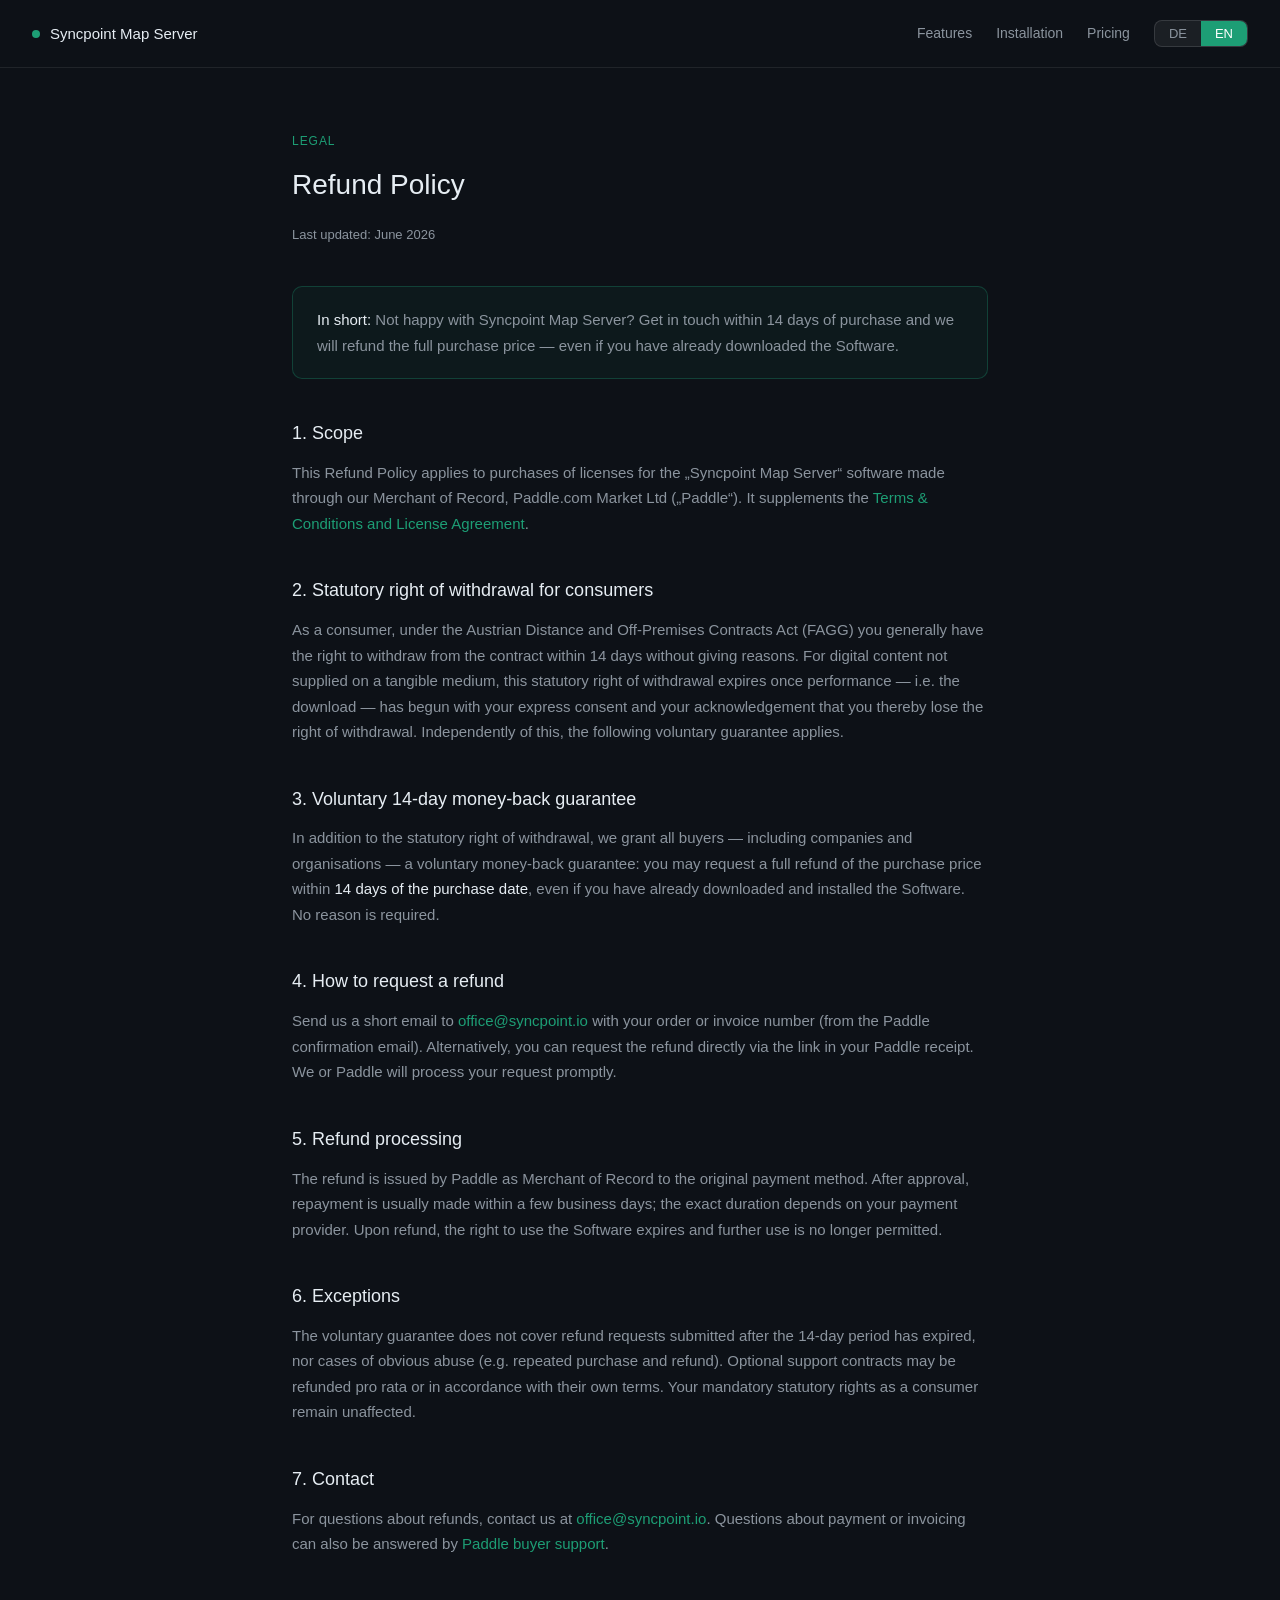
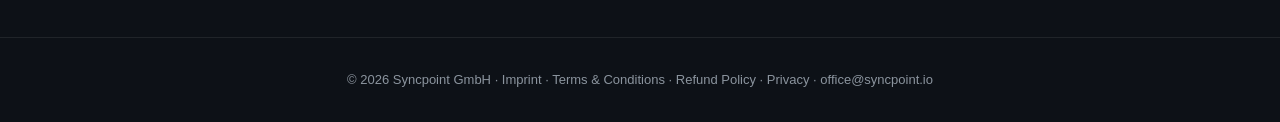
<file: refund.html>
<!DOCTYPE html>
<html lang="de">
<head>
  <meta charset="UTF-8">
  <meta name="viewport" content="width=device-width, initial-scale=1.0">
  <meta name="robots" content="index, follow">
  <meta name="description" content="Erstattungsrichtlinie für Syncpoint Map Server. 14-Tage-Geld-zurück-Garantie, abgewickelt über Paddle.">
  <title data-de="Erstattungsrichtlinie — Syncpoint Map Server" data-en="Refund Policy — Syncpoint Map Server">Erstattungsrichtlinie — Syncpoint Map Server</title>
  <link rel="stylesheet" href="styles.css">
</head>
<body>

<nav>
  <a class="nav-logo" href="index.html">
    <div class="nav-logo-dot"></div>
    Syncpoint Map Server
  </a>
  <div class="nav-right">
    <div class="nav-links">
      <a href="index.html#features" data-de="Features" data-en="Features">Features</a>
      <a href="index.html#install" data-de="Installation" data-en="Installation">Installation</a>
      <a href="index.html#pricing" data-de="Preise" data-en="Pricing">Preise</a>
    </div>
    <div class="lang-toggle">
      <button class="lang-btn" id="btn-de" onclick="setLang('de')">DE</button>
      <button class="lang-btn" id="btn-en" onclick="setLang('en')">EN</button>
    </div>
  </div>
</nav>

<section class="legal">
  <div class="section-label" data-de="Rechtliches" data-en="Legal"></div>
  <h2 data-de="Erstattungsrichtlinie" data-en="Refund Policy"></h2>
  <p class="legal-updated" data-de="Stand: Juni 2026" data-en="Last updated: June 2026"></p>

  <div class="callout">
    <p data-de="<strong>Kurzfassung:</strong> Du bist mit Syncpoint Map Server nicht zufrieden? Schreib uns innerhalb von 14 Tagen nach dem Kauf — wir erstatten den vollen Kaufpreis, auch wenn Du die Software bereits heruntergeladen hast." data-en="<strong>In short:</strong> Not happy with Syncpoint Map Server? Get in touch within 14 days of purchase and we will refund the full purchase price — even if you have already downloaded the Software."></p>
  </div>

  <h3 data-de="1. Geltungsbereich" data-en="1. Scope"></h3>
  <p data-de="Diese Erstattungsrichtlinie gilt für den Erwerb von Lizenzen für die Software &bdquo;Syncpoint Map Server&ldquo; über unseren Merchant of Record Paddle.com Market Ltd (&bdquo;Paddle&ldquo;). Sie ergänzt die <a href='terms.html'>Allgemeinen Geschäfts- und Lizenzbedingungen</a>." data-en="This Refund Policy applies to purchases of licenses for the &bdquo;Syncpoint Map Server&ldquo; software made through our Merchant of Record, Paddle.com Market Ltd (&bdquo;Paddle&ldquo;). It supplements the <a href='terms.html'>Terms &amp; Conditions and License Agreement</a>."></p>

  <h3 data-de="2. Gesetzliches Rücktrittsrecht für Verbraucher" data-en="2. Statutory right of withdrawal for consumers"></h3>
  <p data-de="Als Verbraucher hast Du nach dem österreichischen Fern- und Auswärtsgeschäfte-Gesetz (FAGG) grundsätzlich das Recht, binnen 14 Tagen ohne Angabe von Gründen vom Vertrag zurückzutreten. Bei digitalen Inhalten, die nicht auf einem körperlichen Datenträger geliefert werden, erlischt dieses gesetzliche Rücktrittsrecht, sobald die Ausführung — also der Download — mit Deiner ausdrücklichen Zustimmung und Deiner Kenntnisnahme des Verlusts des Rücktrittsrechts begonnen hat. Unabhängig davon gilt die folgende freiwillige Garantie." data-en="As a consumer, under the Austrian Distance and Off-Premises Contracts Act (FAGG) you generally have the right to withdraw from the contract within 14 days without giving reasons. For digital content not supplied on a tangible medium, this statutory right of withdrawal expires once performance — i.e. the download — has begun with your express consent and your acknowledgement that you thereby lose the right of withdrawal. Independently of this, the following voluntary guarantee applies."></p>

  <h3 data-de="3. Freiwillige 14-Tage-Geld-zurück-Garantie" data-en="3. Voluntary 14-day money-back guarantee"></h3>
  <p data-de="Über das gesetzliche Rücktrittsrecht hinaus gewähren wir allen Käufern — auch Unternehmen und Organisationen — eine freiwillige Geld-zurück-Garantie: Du kannst innerhalb von <strong>14 Tagen ab Kaufdatum</strong> die volle Erstattung des Kaufpreises verlangen, auch wenn Du die Software bereits heruntergeladen und installiert hast. Eine Begründung ist nicht erforderlich." data-en="In addition to the statutory right of withdrawal, we grant all buyers — including companies and organisations — a voluntary money-back guarantee: you may request a full refund of the purchase price within <strong>14 days of the purchase date</strong>, even if you have already downloaded and installed the Software. No reason is required."></p>

  <h3 data-de="4. So forderst Du eine Erstattung an" data-en="4. How to request a refund"></h3>
  <p data-de="Sende uns eine kurze E-Mail an <a href='mailto:office@syncpoint.io?subject=Erstattung%20Syncpoint%20Map%20Server'>office@syncpoint.io</a> mit Deiner Bestell- bzw. Rechnungsnummer (aus der Paddle-Bestätigungs-E-Mail). Alternativ kannst Du die Erstattung direkt über den Link in Deiner Paddle-Quittung beantragen. Wir bzw. Paddle bearbeiten Deine Anfrage zeitnah." data-en="Send us a short email to <a href='mailto:office@syncpoint.io?subject=Refund%20Syncpoint%20Map%20Server'>office@syncpoint.io</a> with your order or invoice number (from the Paddle confirmation email). Alternatively, you can request the refund directly via the link in your Paddle receipt. We or Paddle will process your request promptly."></p>

  <h3 data-de="5. Abwicklung der Erstattung" data-en="5. Refund processing"></h3>
  <p data-de="Die Erstattung wird von Paddle als Merchant of Record über das ursprünglich verwendete Zahlungsmittel vorgenommen. Nach Genehmigung erfolgt die Rückzahlung in der Regel innerhalb weniger Werktage; die genaue Dauer hängt von Deinem Zahlungsanbieter ab. Mit der Erstattung erlischt das Nutzungsrecht an der Software; eine weitere Nutzung ist dann nicht mehr gestattet." data-en="The refund is issued by Paddle as Merchant of Record to the original payment method. After approval, repayment is usually made within a few business days; the exact duration depends on your payment provider. Upon refund, the right to use the Software expires and further use is no longer permitted."></p>

  <h3 data-de="6. Ausnahmen" data-en="6. Exceptions"></h3>
  <p data-de="Von der freiwilligen Garantie ausgenommen sind Erstattungsanfragen, die nach Ablauf der 14-Tage-Frist gestellt werden, sowie Fälle von offensichtlichem Missbrauch (z. B. wiederholter Kauf und Rückerstattung). Optionale Support-Verträge können anteilig oder gemäß ihren eigenen Bedingungen erstattet werden. Deine zwingenden gesetzlichen Rechte als Verbraucher bleiben hiervon unberührt." data-en="The voluntary guarantee does not cover refund requests submitted after the 14-day period has expired, nor cases of obvious abuse (e.g. repeated purchase and refund). Optional support contracts may be refunded pro rata or in accordance with their own terms. Your mandatory statutory rights as a consumer remain unaffected."></p>

  <h3 data-de="7. Kontakt" data-en="7. Contact"></h3>
  <p data-de="Bei Fragen zu Erstattungen erreichst Du uns unter <a href='mailto:office@syncpoint.io'>office@syncpoint.io</a>. Fragen zur Zahlung oder Rechnung beantwortet auch der <a href='https://paddle.net' target='_blank' rel='noopener'>Käufer-Support von Paddle</a>." data-en="For questions about refunds, contact us at <a href='mailto:office@syncpoint.io'>office@syncpoint.io</a>. Questions about payment or invoicing can also be answered by <a href='https://paddle.net' target='_blank' rel='noopener'>Paddle buyer support</a>."></p>
</section>

<footer>
  <p>© 2026 <a href="https://syncpoint.io">Syncpoint GmbH</a> · <a href="imprint.html" data-de="Impressum" data-en="Imprint">Impressum</a> · <a href="terms.html" data-de="Lizenzbedingungen" data-en="Terms &amp; Conditions">Lizenzbedingungen</a> · <a href="refund.html" data-de="Erstattungsrichtlinie" data-en="Refund Policy">Erstattungsrichtlinie</a> · <a href="privacy.html" data-de="Datenschutz" data-en="Privacy">Datenschutz</a> · <a href="mailto:office@syncpoint.io">office@syncpoint.io</a></p>
</footer>

<script>
  function setLang(lang) {
    document.documentElement.lang = lang;
    document.querySelectorAll('[data-de]').forEach(el => {
      const t = el.getAttribute('data-' + lang);
      if (t == null) return;
      if (/[<&]/.test(t)) {
        el.innerHTML = t;
      } else {
        el.textContent = t;
      }
    });
    document.getElementById('btn-de').classList.toggle('active', lang === 'de');
    document.getElementById('btn-en').classList.toggle('active', lang === 'en');
    localStorage.setItem('lang', lang);
  }

  const saved = localStorage.getItem('lang');
  const browserLang = (navigator.language || 'en').toLowerCase().startsWith('de') ? 'de' : 'en';
  setLang(saved || browserLang);
</script>

</body>
</html>
</file>
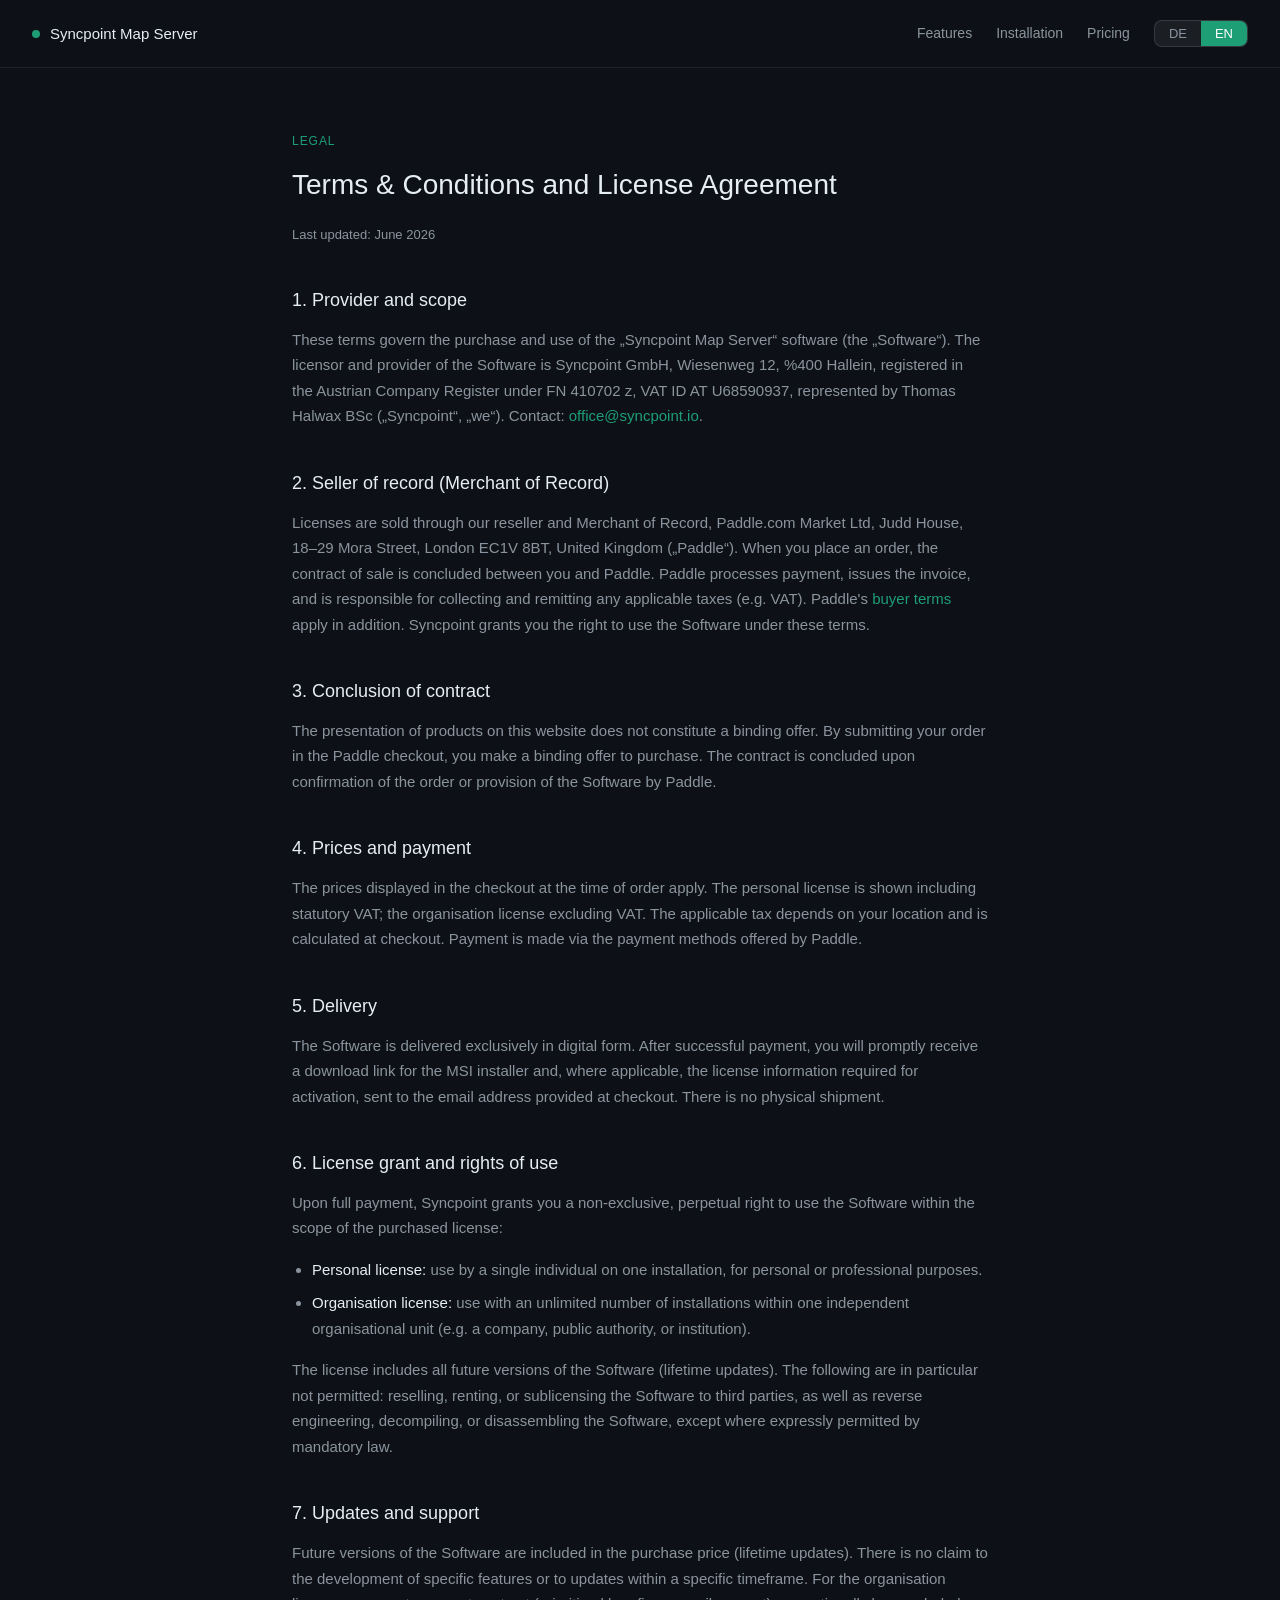
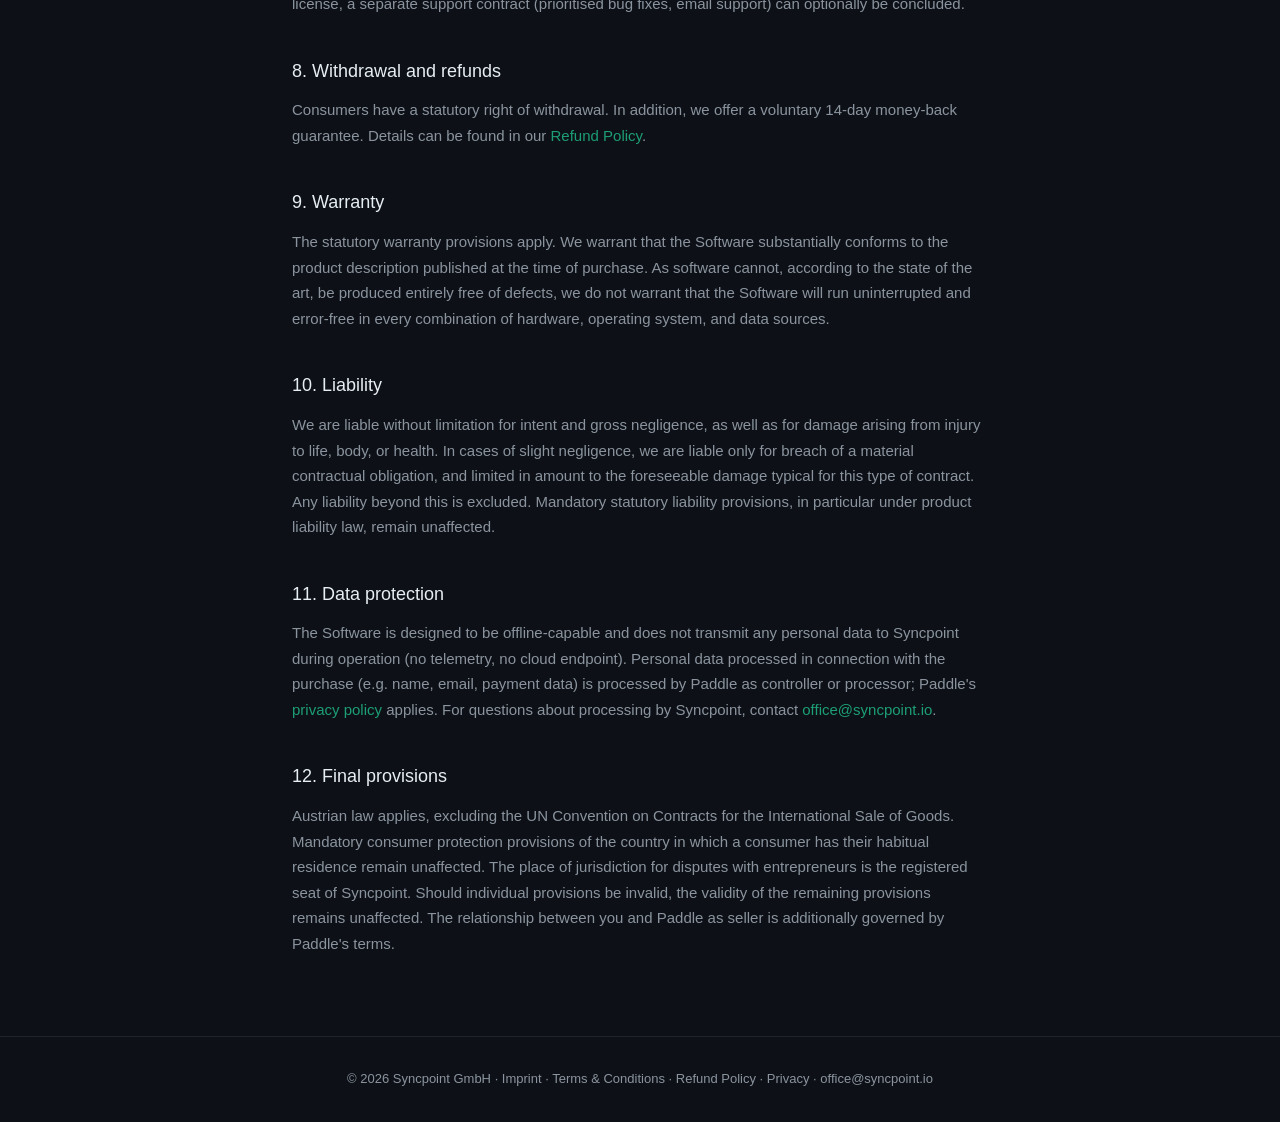
<file: terms.html>
<!DOCTYPE html>
<html lang="de">
<head>
  <meta charset="UTF-8">
  <meta name="viewport" content="width=device-width, initial-scale=1.0">
  <meta name="robots" content="index, follow">
  <meta name="description" content="Allgemeine Geschäfts- und Lizenzbedingungen für Syncpoint Map Server. Verkauf über Paddle als Merchant of Record.">
  <title data-de="Lizenzbedingungen — Syncpoint Map Server" data-en="Terms &amp; Conditions — Syncpoint Map Server">Lizenzbedingungen — Syncpoint Map Server</title>
  <link rel="stylesheet" href="styles.css">
</head>
<body>

<nav>
  <a class="nav-logo" href="index.html">
    <div class="nav-logo-dot"></div>
    Syncpoint Map Server
  </a>
  <div class="nav-right">
    <div class="nav-links">
      <a href="index.html#features" data-de="Features" data-en="Features">Features</a>
      <a href="index.html#install" data-de="Installation" data-en="Installation">Installation</a>
      <a href="index.html#pricing" data-de="Preise" data-en="Pricing">Preise</a>
    </div>
    <div class="lang-toggle">
      <button class="lang-btn" id="btn-de" onclick="setLang('de')">DE</button>
      <button class="lang-btn" id="btn-en" onclick="setLang('en')">EN</button>
    </div>
  </div>
</nav>

<section class="legal">
  <div class="section-label" data-de="Rechtliches" data-en="Legal"></div>
  <h2 data-de="Allgemeine Geschäfts- und Lizenzbedingungen" data-en="Terms &amp; Conditions and License Agreement"></h2>
  <p class="legal-updated" data-de="Stand: Juni 2026" data-en="Last updated: June 2026"></p>

  <h3 data-de="1. Anbieter und Geltungsbereich" data-en="1. Provider and scope"></h3>
  <p data-de="Diese Bedingungen regeln den Erwerb und die Nutzung der Software &bdquo;Syncpoint Map Server&ldquo; (nachfolgend &bdquo;Software&ldquo;). Lizenzgeber und Anbieter der Software ist die Syncpoint GmbH, Wiesenweg 12, 5400 Hallein, eingetragen im Firmenbuch unter FN 410702 z , UID AT U68590937</span>, vertreten durch Thomas Halwax BSc (nachfolgend &bdquo;Syncpoint&ldquo;, &bdquo;wir&ldquo;). Kontakt: <a href='mailto:office@syncpoint.io'>office@syncpoint.io</a>." data-en="These terms govern the purchase and use of the &bdquo;Syncpoint Map Server&ldquo; software (the &bdquo;Software&ldquo;). The licensor and provider of the Software is Syncpoint GmbH, Wiesenweg 12, %400 Hallein, registered in the Austrian Company Register under FN 410702 z, VAT ID AT U68590937, represented by Thomas Halwax BSc</span> (&bdquo;Syncpoint&ldquo;, &bdquo;we&ldquo;). Contact: <a href='mailto:office@syncpoint.io'>office@syncpoint.io</a>."></p>

  <h3 data-de="2. Vertragspartner für den Kauf (Merchant of Record)" data-en="2. Seller of record (Merchant of Record)"></h3>
  <p data-de="Der Verkauf der Lizenzen erfolgt über unseren Reseller und Merchant of Record, die Paddle.com Market Ltd, Judd House, 18–29 Mora Street, London EC1V 8BT, Vereinigtes Königreich (&bdquo;Paddle&ldquo;). Mit dem Abschluss einer Bestellung kommt der Kaufvertrag zwischen Dir und Paddle zustande. Paddle wickelt die Zahlung ab, stellt die Rechnung aus und ist für die Abführung anfallender Steuern (z. B. Umsatzsteuer) verantwortlich. Es gelten ergänzend die <a href='https://www.paddle.com/legal/checkout-buyer-terms' target='_blank' rel='noopener'>Käuferbedingungen von Paddle</a>. Syncpoint räumt Dir das Nutzungsrecht an der Software gemäß diesen Bedingungen ein." data-en="Licenses are sold through our reseller and Merchant of Record, Paddle.com Market Ltd, Judd House, 18–29 Mora Street, London EC1V 8BT, United Kingdom (&bdquo;Paddle&ldquo;). When you place an order, the contract of sale is concluded between you and Paddle. Paddle processes payment, issues the invoice, and is responsible for collecting and remitting any applicable taxes (e.g. VAT). Paddle's <a href='https://www.paddle.com/legal/checkout-buyer-terms' target='_blank' rel='noopener'>buyer terms</a> apply in addition. Syncpoint grants you the right to use the Software under these terms."></p>

  <h3 data-de="3. Vertragsschluss" data-en="3. Conclusion of contract"></h3>
  <p data-de="Die Darstellung der Produkte auf dieser Website stellt kein bindendes Angebot dar. Durch Absenden der Bestellung im Paddle-Checkout gibst Du ein verbindliches Angebot zum Kauf ab. Der Vertrag kommt mit der Bestätigung der Bestellung bzw. der Bereitstellung der Software durch Paddle zustande." data-en="The presentation of products on this website does not constitute a binding offer. By submitting your order in the Paddle checkout, you make a binding offer to purchase. The contract is concluded upon confirmation of the order or provision of the Software by Paddle."></p>

  <h3 data-de="4. Preise und Zahlung" data-en="4. Prices and payment"></h3>
  <p data-de="Es gelten die zum Zeitpunkt der Bestellung im Checkout angezeigten Preise. Die persönliche Lizenz wird inkl. gesetzlicher Umsatzsteuer ausgewiesen; die Organisationslizenz zzgl. Umsatzsteuer. Die anwendbare Steuer richtet sich nach Deinem Standort und wird im Checkout berechnet. Die Zahlung erfolgt über die von Paddle angebotenen Zahlungsmethoden." data-en="The prices displayed in the checkout at the time of order apply. The personal license is shown including statutory VAT; the organisation license excluding VAT. The applicable tax depends on your location and is calculated at checkout. Payment is made via the payment methods offered by Paddle."></p>

  <h3 data-de="5. Lieferung" data-en="5. Delivery"></h3>
  <p data-de="Die Software wird ausschließlich digital geliefert. Nach erfolgreicher Zahlung erhältst Du umgehend einen Download-Link für den MSI-Installer sowie ggf. die zur Aktivierung erforderlichen Lizenzinformationen an die im Checkout angegebene E-Mail-Adresse. Ein physischer Versand erfolgt nicht." data-en="The Software is delivered exclusively in digital form. After successful payment, you will promptly receive a download link for the MSI installer and, where applicable, the license information required for activation, sent to the email address provided at checkout. There is no physical shipment."></p>

  <h3 data-de="6. Lizenzeinräumung und Nutzungsrechte" data-en="6. License grant and rights of use"></h3>
  <p data-de="Syncpoint räumt Dir mit vollständiger Zahlung ein nicht-ausschließliches, zeitlich unbefristetes Recht zur Nutzung der Software im Umfang der erworbenen Lizenz ein:" data-en="Upon full payment, Syncpoint grants you a non-exclusive, perpetual right to use the Software within the scope of the purchased license:"></p>
  <ul>
    <li data-de="<strong>Persönliche Lizenz:</strong> Nutzung durch eine Einzelperson auf einer Installation für private oder berufliche Zwecke." data-en="<strong>Personal license:</strong> use by a single individual on one installation, for personal or professional purposes."></li>
    <li data-de="<strong>Organisationslizenz:</strong> Nutzung mit unbegrenzter Anzahl an Installationen innerhalb einer eigenständigen Organisationseinheit (z. B. Unternehmen, Behörde oder Institution)." data-en="<strong>Organisation license:</strong> use with an unlimited number of installations within one independent organisational unit (e.g. a company, public authority, or institution)."></li>
  </ul>
  <p data-de="Die Lizenz umfasst alle zukünftigen Versionen der Software (Lifetime Updates). Nicht gestattet sind insbesondere: der Weiterverkauf, die Vermietung oder Unterlizenzierung der Software an Dritte sowie das Zurückentwickeln (Reverse Engineering), Dekompilieren oder Disassemblieren der Software, soweit dies nicht durch zwingendes Recht ausdrücklich erlaubt ist." data-en="The license includes all future versions of the Software (lifetime updates). The following are in particular not permitted: reselling, renting, or sublicensing the Software to third parties, as well as reverse engineering, decompiling, or disassembling the Software, except where expressly permitted by mandatory law."></p>

  <h3 data-de="7. Updates und Support" data-en="7. Updates and support"></h3>
  <p data-de="Zukünftige Versionen der Software sind im Kaufpreis enthalten (Lifetime Updates). Ein Anspruch auf die Entwicklung bestimmter Funktionen oder auf Updates innerhalb eines bestimmten Zeitrahmens besteht nicht. Für die Organisationslizenz kann optional ein separater Support-Vertrag (priorisierte Bugfixes, E-Mail-Support) abgeschlossen werden." data-en="Future versions of the Software are included in the purchase price (lifetime updates). There is no claim to the development of specific features or to updates within a specific timeframe. For the organisation license, a separate support contract (prioritised bug fixes, email support) can optionally be concluded."></p>

  <h3 data-de="8. Rücktritt und Erstattung" data-en="8. Withdrawal and refunds"></h3>
  <p data-de="Für Verbraucher gilt das gesetzliche Rücktrittsrecht. Darüber hinaus bieten wir eine freiwillige 14-tägige Geld-zurück-Garantie. Die Einzelheiten findest Du in unserer <a href='refund.html'>Erstattungsrichtlinie</a>." data-en="Consumers have a statutory right of withdrawal. In addition, we offer a voluntary 14-day money-back guarantee. Details can be found in our <a href='refund.html'>Refund Policy</a>."></p>

  <h3 data-de="9. Gewährleistung" data-en="9. Warranty"></h3>
  <p data-de="Es gelten die gesetzlichen Gewährleistungsbestimmungen. Wir gewährleisten, dass die Software im Wesentlichen der zum Kaufzeitpunkt veröffentlichten Produktbeschreibung entspricht. Da Software nach dem Stand der Technik nicht völlig fehlerfrei erstellt werden kann, übernehmen wir keine Gewähr dafür, dass die Software in jeder Kombination aus Hardware, Betriebssystem und Datenquellen unterbrechungs- und fehlerfrei läuft." data-en="The statutory warranty provisions apply. We warrant that the Software substantially conforms to the product description published at the time of purchase. As software cannot, according to the state of the art, be produced entirely free of defects, we do not warrant that the Software will run uninterrupted and error-free in every combination of hardware, operating system, and data sources."></p>

  <h3 data-de="10. Haftung" data-en="10. Liability"></h3>
  <p data-de="Wir haften unbeschränkt für Vorsatz und grobe Fahrlässigkeit sowie für Schäden aus der Verletzung des Lebens, des Körpers oder der Gesundheit. Bei leichter Fahrlässigkeit haften wir nur bei Verletzung einer wesentlichen Vertragspflicht und der Höhe nach begrenzt auf den vorhersehbaren, vertragstypischen Schaden. Eine darüber hinausgehende Haftung ist ausgeschlossen. Zwingende gesetzliche Haftungsbestimmungen, insbesondere nach dem Produkthaftungsgesetz, bleiben unberührt." data-en="We are liable without limitation for intent and gross negligence, as well as for damage arising from injury to life, body, or health. In cases of slight negligence, we are liable only for breach of a material contractual obligation, and limited in amount to the foreseeable damage typical for this type of contract. Any liability beyond this is excluded. Mandatory statutory liability provisions, in particular under product liability law, remain unaffected."></p>

  <h3 data-de="11. Datenschutz" data-en="11. Data protection"></h3>
  <p data-de="Die Software ist offline-fähig konzipiert und überträgt im Betrieb keine personenbezogenen Daten an Syncpoint (keine Telemetrie, kein Cloud-Endpoint). Personenbezogene Daten im Rahmen des Kaufs (z. B. Name, E-Mail, Zahlungsdaten) werden von Paddle als Verantwortlichem bzw. Auftragsverarbeiter verarbeitet; es gilt die <a href='https://www.paddle.com/legal/privacy' target='_blank' rel='noopener'>Datenschutzerklärung von Paddle</a>. Bei Fragen zur Verarbeitung durch Syncpoint wende Dich an <a href='mailto:office@syncpoint.io'>office@syncpoint.io</a>." data-en="The Software is designed to be offline-capable and does not transmit any personal data to Syncpoint during operation (no telemetry, no cloud endpoint). Personal data processed in connection with the purchase (e.g. name, email, payment data) is processed by Paddle as controller or processor; Paddle's <a href='https://www.paddle.com/legal/privacy' target='_blank' rel='noopener'>privacy policy</a> applies. For questions about processing by Syncpoint, contact <a href='mailto:office@syncpoint.io'>office@syncpoint.io</a>."></p>

  <h3 data-de="12. Schlussbestimmungen" data-en="12. Final provisions"></h3>
  <p data-de="Es gilt österreichisches Recht unter Ausschluss des UN-Kaufrechts. Zwingende Verbraucherschutzbestimmungen des Staates, in dem ein Verbraucher seinen gewöhnlichen Aufenthalt hat, bleiben unberührt. Gerichtsstand für Streitigkeiten mit Unternehmern ist der Sitz von Syncpoint. Sollten einzelne Bestimmungen unwirksam sein, bleibt die Wirksamkeit der übrigen Bestimmungen unberührt. Das Verhältnis zwischen Dir und Paddle als Verkäufer richtet sich ergänzend nach den Bedingungen von Paddle." data-en="Austrian law applies, excluding the UN Convention on Contracts for the International Sale of Goods. Mandatory consumer protection provisions of the country in which a consumer has their habitual residence remain unaffected. The place of jurisdiction for disputes with entrepreneurs is the registered seat of Syncpoint. Should individual provisions be invalid, the validity of the remaining provisions remains unaffected. The relationship between you and Paddle as seller is additionally governed by Paddle's terms."></p>
</section>

<footer>
  <p>© 2026 <a href="https://syncpoint.io">Syncpoint GmbH</a> · <a href="imprint.html" data-de="Impressum" data-en="Imprint">Impressum</a> · <a href="terms.html" data-de="Lizenzbedingungen" data-en="Terms &amp; Conditions">Lizenzbedingungen</a> · <a href="refund.html" data-de="Erstattungsrichtlinie" data-en="Refund Policy">Erstattungsrichtlinie</a> · <a href="privacy.html" data-de="Datenschutz" data-en="Privacy">Datenschutz</a> · <a href="mailto:office@syncpoint.io">office@syncpoint.io</a></p>
</footer>

<script>
  function setLang(lang) {
    document.documentElement.lang = lang;
    document.querySelectorAll('[data-de]').forEach(el => {
      const t = el.getAttribute('data-' + lang);
      if (t == null) return;
      if (/[<&]/.test(t)) {
        el.innerHTML = t;
      } else {
        el.textContent = t;
      }
    });
    document.getElementById('btn-de').classList.toggle('active', lang === 'de');
    document.getElementById('btn-en').classList.toggle('active', lang === 'en');
    localStorage.setItem('lang', lang);
  }

  const saved = localStorage.getItem('lang');
  const browserLang = (navigator.language || 'en').toLowerCase().startsWith('de') ? 'de' : 'en';
  setLang(saved || browserLang);
</script>

</body>
</html>
</file>
<file: styles.css>
*, *::before, *::after {
  box-sizing: border-box;
  margin: 0;
  padding: 0;
}

:root {
  --green: #1D9E75;
  --green-dark: #0F6E56;
  --green-darker: #085041;
  --bg-primary: #0d1117;
  --bg-secondary: #161b22;
  --text-primary: #e6edf3;
  --text-muted: #8b949e;
  --border: rgba(255, 255, 255, 0.08);
  --border-hover: rgba(255, 255, 255, 0.15);
  --font: -apple-system, BlinkMacSystemFont, 'Segoe UI', Helvetica, Arial, sans-serif;
}

html {
  scroll-behavior: smooth;
}

body {
  background: var(--bg-primary);
  color: var(--text-primary);
  font-family: var(--font);
  font-size: 16px;
  line-height: 1.6;
}

/* Nav */
nav {
  display: flex;
  align-items: center;
  justify-content: space-between;
  padding: 1.25rem 2rem;
  border-bottom: 0.5px solid var(--border);
  flex-wrap: wrap;
  gap: 1rem;
  position: sticky;
  top: 0;
  background: var(--bg-primary);
  z-index: 100;
}

.nav-logo {
  display: flex;
  align-items: center;
  gap: 10px;
  font-size: 15px;
  font-weight: 500;
  color: var(--text-primary);
  text-decoration: none;
}

.nav-logo-dot {
  width: 8px;
  height: 8px;
  border-radius: 50%;
  background: var(--green);
  flex-shrink: 0;
}

.nav-right {
  display: flex;
  align-items: center;
  gap: 1.5rem;
  flex-wrap: wrap;
}

.nav-links {
  display: flex;
  gap: 1.5rem;
}

.nav-links a {
  font-size: 14px;
  color: var(--text-muted);
  text-decoration: none;
  transition: color 0.15s;
}

.nav-links a:hover {
  color: var(--text-primary);
}

/* Language toggle */
.lang-toggle {
  display: flex;
  background: rgba(255, 255, 255, 0.06);
  border: 0.5px solid rgba(255, 255, 255, 0.12);
  border-radius: 8px;
  overflow: hidden;
}

.lang-btn {
  padding: 5px 14px;
  font-size: 13px;
  font-weight: 500;
  cursor: pointer;
  border: none;
  background: transparent;
  color: var(--text-muted);
  transition: all 0.15s;
}

.lang-btn.active {
  background: var(--green);
  color: #fff;
}

/* Hero */
.hero {
  padding: 5rem 2rem 4rem;
  max-width: 800px;
  margin: 0 auto;
  text-align: center;
}

.badge {
  display: inline-block;
  font-size: 12px;
  color: var(--green);
  background: rgba(29, 158, 117, 0.12);
  border: 0.5px solid rgba(29, 158, 117, 0.3);
  border-radius: 20px;
  padding: 4px 14px;
  margin-bottom: 1.5rem;
}

h1 {
  font-size: 48px;
  font-weight: 500;
  line-height: 1.15;
  color: var(--text-primary);
  margin-bottom: 1.25rem;
  letter-spacing: -0.02em;
}

h1 span {
  color: var(--green);
}

.hero-sub {
  font-size: 18px;
  color: var(--text-muted);
  line-height: 1.6;
  max-width: 580px;
  margin: 0 auto 2.5rem;
}

.cta-group {
  display: flex;
  align-items: center;
  justify-content: center;
  gap: 1rem;
  flex-wrap: wrap;
}

/* Buttons */
.btn-primary {
  background: var(--green);
  color: #fff;
  border: none;
  padding: 12px 28px;
  border-radius: 8px;
  font-size: 15px;
  font-weight: 500;
  cursor: pointer;
  text-decoration: none;
  display: inline-block;
  transition: background 0.15s;
}

.btn-primary:hover {
  background: var(--green-dark);
}

.btn-secondary {
  background: transparent;
  color: var(--text-muted);
  border: 0.5px solid var(--border-hover);
  padding: 12px 28px;
  border-radius: 8px;
  font-size: 15px;
  cursor: pointer;
  text-decoration: none;
  display: inline-block;
  transition: all 0.15s;
}

.btn-secondary:hover {
  color: var(--text-primary);
  border-color: rgba(255, 255, 255, 0.3);
}

/* Stats bar */
.stats {
  display: flex;
  justify-content: center;
  gap: 3rem;
  padding: 2.5rem 2rem;
  border-top: 0.5px solid var(--border);
  border-bottom: 0.5px solid var(--border);
  margin: 0 2rem;
  flex-wrap: wrap;
}

.stat {
  text-align: center;
}

.stat-val {
  font-size: 22px;
  font-weight: 500;
  color: var(--text-primary);
}

.stat-lbl {
  font-size: 13px;
  color: var(--text-muted);
  margin-top: 2px;
}

/* Sections */
section {
  max-width: 860px;
  margin: 0 auto;
  padding: 4rem 2rem;
}

.section-label {
  font-size: 12px;
  color: var(--green);
  letter-spacing: 0.08em;
  text-transform: uppercase;
  margin-bottom: 0.75rem;
}

h2 {
  font-size: 28px;
  font-weight: 500;
  color: var(--text-primary);
  margin-bottom: 0.75rem;
}

.section-sub {
  font-size: 16px;
  color: var(--text-muted);
  margin-bottom: 3rem;
  line-height: 1.6;
}

/* Features grid */
.features {
  display: grid;
  grid-template-columns: repeat(auto-fit, minmax(240px, 1fr));
  gap: 1px;
  background: rgba(255, 255, 255, 0.06);
  border: 0.5px solid rgba(255, 255, 255, 0.06);
  border-radius: 12px;
  overflow: hidden;
}

.feature {
  background: var(--bg-primary);
  padding: 1.5rem;
}

.feature-icon {
  font-size: 20px;
  color: var(--green);
  margin-bottom: 0.75rem;
}

.feature h3 {
  font-size: 15px;
  font-weight: 500;
  color: var(--text-primary);
  margin-bottom: 0.4rem;
}

.feature p {
  font-size: 14px;
  color: var(--text-muted);
  line-height: 1.6;
}

/* Divider */
.divider {
  border: none;
  border-top: 0.5px solid var(--border);
  margin: 0 2rem;
}

/* Pricing */
.pricing {
  display: grid;
  grid-template-columns: 1fr 1fr;
  gap: 1.5rem;
}

.price-card {
  background: var(--bg-secondary);
  border: 0.5px solid rgba(255, 255, 255, 0.1);
  border-radius: 12px;
  padding: 2rem;
  display: flex;
  flex-direction: column;
}

.price-card.featured {
  border-color: rgba(29, 158, 117, 0.5);
  background: rgba(29, 158, 117, 0.04);
}

.price-tag {
  font-size: 12px;
  color: var(--green);
  background: rgba(29, 158, 117, 0.12);
  border-radius: 20px;
  padding: 3px 10px;
  display: inline-block;
  margin-bottom: 1rem;
}

.price-name {
  font-size: 18px;
  font-weight: 500;
  color: var(--text-primary);
  margin-bottom: 0.4rem;
}

.price-desc {
  font-size: 14px;
  color: var(--text-muted);
  margin-bottom: 1.5rem;
  line-height: 1.5;
}

.price-amount {
  font-size: 36px;
  font-weight: 500;
  color: var(--text-primary);
  margin-bottom: 0.25rem;
  text-align: center;
}

.price-amount span {
  font-size: 16px;
  color: var(--text-muted);
  font-weight: 400;
}

.price-note {
  font-size: 13px;
  color: var(--text-muted);
  margin-bottom: 1.75rem;
}

.price-features {
  list-style: none;
  margin-bottom: 1.5rem;
  flex: 1;
}

.price-features li {
  font-size: 14px;
  color: var(--text-muted);
  padding: 6px 0;
  display: flex;
  align-items: flex-start;
  gap: 8px;
}

.price-features li i {
  color: var(--green);
  font-size: 16px;
  margin-top: 1px;
  flex-shrink: 0;
}

.support-hint {
  font-size: 13px;
  color: var(--text-muted);
  border-top: 0.5px solid var(--border);
  padding-top: 1rem;
  margin-bottom: 1.5rem;
  line-height: 1.6;
}

.support-hint strong {
  color: var(--text-primary);
  font-weight: 500;
}

.price-card .btn-primary,
.price-card .btn-secondary {
  width: 100%;
  text-align: center;
  display: block;
}

/* Installation steps */
.install-grid {
  display: grid;
  grid-template-columns: repeat(auto-fit, minmax(200px, 1fr));
  gap: 1rem;
}

.install-step {
  background: var(--bg-secondary);
  border: 0.5px solid var(--border);
  border-radius: 10px;
  padding: 1.25rem;
}

.step-num {
  font-size: 12px;
  color: var(--green);
  font-weight: 500;
  margin-bottom: 0.5rem;
}

.install-step h3 {
  font-size: 14px;
  font-weight: 500;
  color: var(--text-primary);
  margin-bottom: 0.3rem;
}

.install-step p {
  font-size: 13px;
  color: var(--text-muted);
  line-height: 1.5;
}

/* Legal pages */
.legal {
  max-width: 760px;
}

.legal > p.legal-updated {
  font-size: 13px;
  color: var(--text-muted);
  margin-bottom: 2.5rem;
}

.legal h2 {
  font-size: 28px;
  margin-bottom: 1rem;
}

.legal h3 {
  font-size: 18px;
  font-weight: 500;
  color: var(--text-primary);
  margin: 2.5rem 0 0.75rem;
}

.legal p,
.legal li {
  font-size: 15px;
  color: var(--text-muted);
  line-height: 1.7;
}

.legal p {
  margin-bottom: 1rem;
}

.legal ul,
.legal ol {
  margin: 0 0 1rem 1.25rem;
}

.legal li {
  margin-bottom: 0.5rem;
}

.legal a {
  color: var(--green);
  text-decoration: none;
}

.legal a:hover {
  text-decoration: underline;
}

.legal strong {
  color: var(--text-primary);
  font-weight: 500;
}

.legal .placeholder {
  color: var(--green);
}

.callout {
  background: rgba(29, 158, 117, 0.06);
  border: 0.5px solid rgba(29, 158, 117, 0.3);
  border-radius: 10px;
  padding: 1.25rem 1.5rem;
  margin: 1.5rem 0 2rem;
}

.callout p {
  margin-bottom: 0;
}

/* Footer */
footer {
  border-top: 0.5px solid var(--border);
  padding: 2rem;
  text-align: center;
}

footer p {
  font-size: 13px;
  color: var(--text-muted);
}

footer a {
  color: var(--text-muted);
  text-decoration: none;
  transition: color 0.15s;
}

footer a:hover {
  color: var(--text-primary);
}

/* Responsive */
@media (max-width: 600px) {
  h1 {
    font-size: 32px;
  }

  .pricing {
    grid-template-columns: 1fr;
  }

  .stats {
    gap: 1.5rem;
  }

  nav {
    padding: 1rem;
  }

  .hero {
    padding: 3rem 1.5rem 2.5rem;
  }

  section {
    padding: 3rem 1.5rem;
  }

  .divider {
    margin: 0 1.5rem;
  }

  .stats {
    margin: 0 1.5rem;
  }
}
</file>
<file: tabler/tabler-icons.css>
/*!
 * Tabler Icons 3.44.0 by Paweł Kuna — https://tabler.io
 * Licensed under MIT — see ./LICENSE in this folder.
 * Subset: only the glyphs used on this site (check, database, device-laptop,
 * settings, wifi-off, refresh, brand-windows).
 */
@font-face {
  font-family: "tabler-icons";
  font-style: normal;
  font-weight: 400;
  font-display: swap;
  src: url("./fonts/tabler-icons-subset.woff2") format("woff2");
}

.ti {
  font-family: "tabler-icons" !important;
  speak: none;
  font-style: normal;
  font-weight: normal;
  font-variant: normal;
  text-transform: none;
  line-height: 1;
  -webkit-font-smoothing: antialiased;
  -moz-osx-font-smoothing: grayscale;
}

.ti-brand-windows:before { content: "\ecd8"; }
.ti-check:before         { content: "\ea5e"; }
.ti-database:before      { content: "\ea88"; }
.ti-device-laptop:before { content: "\eb64"; }
.ti-refresh:before       { content: "\eb13"; }
.ti-settings:before      { content: "\eb20"; }
.ti-wifi-off:before      { content: "\ecfa"; }
</file>
